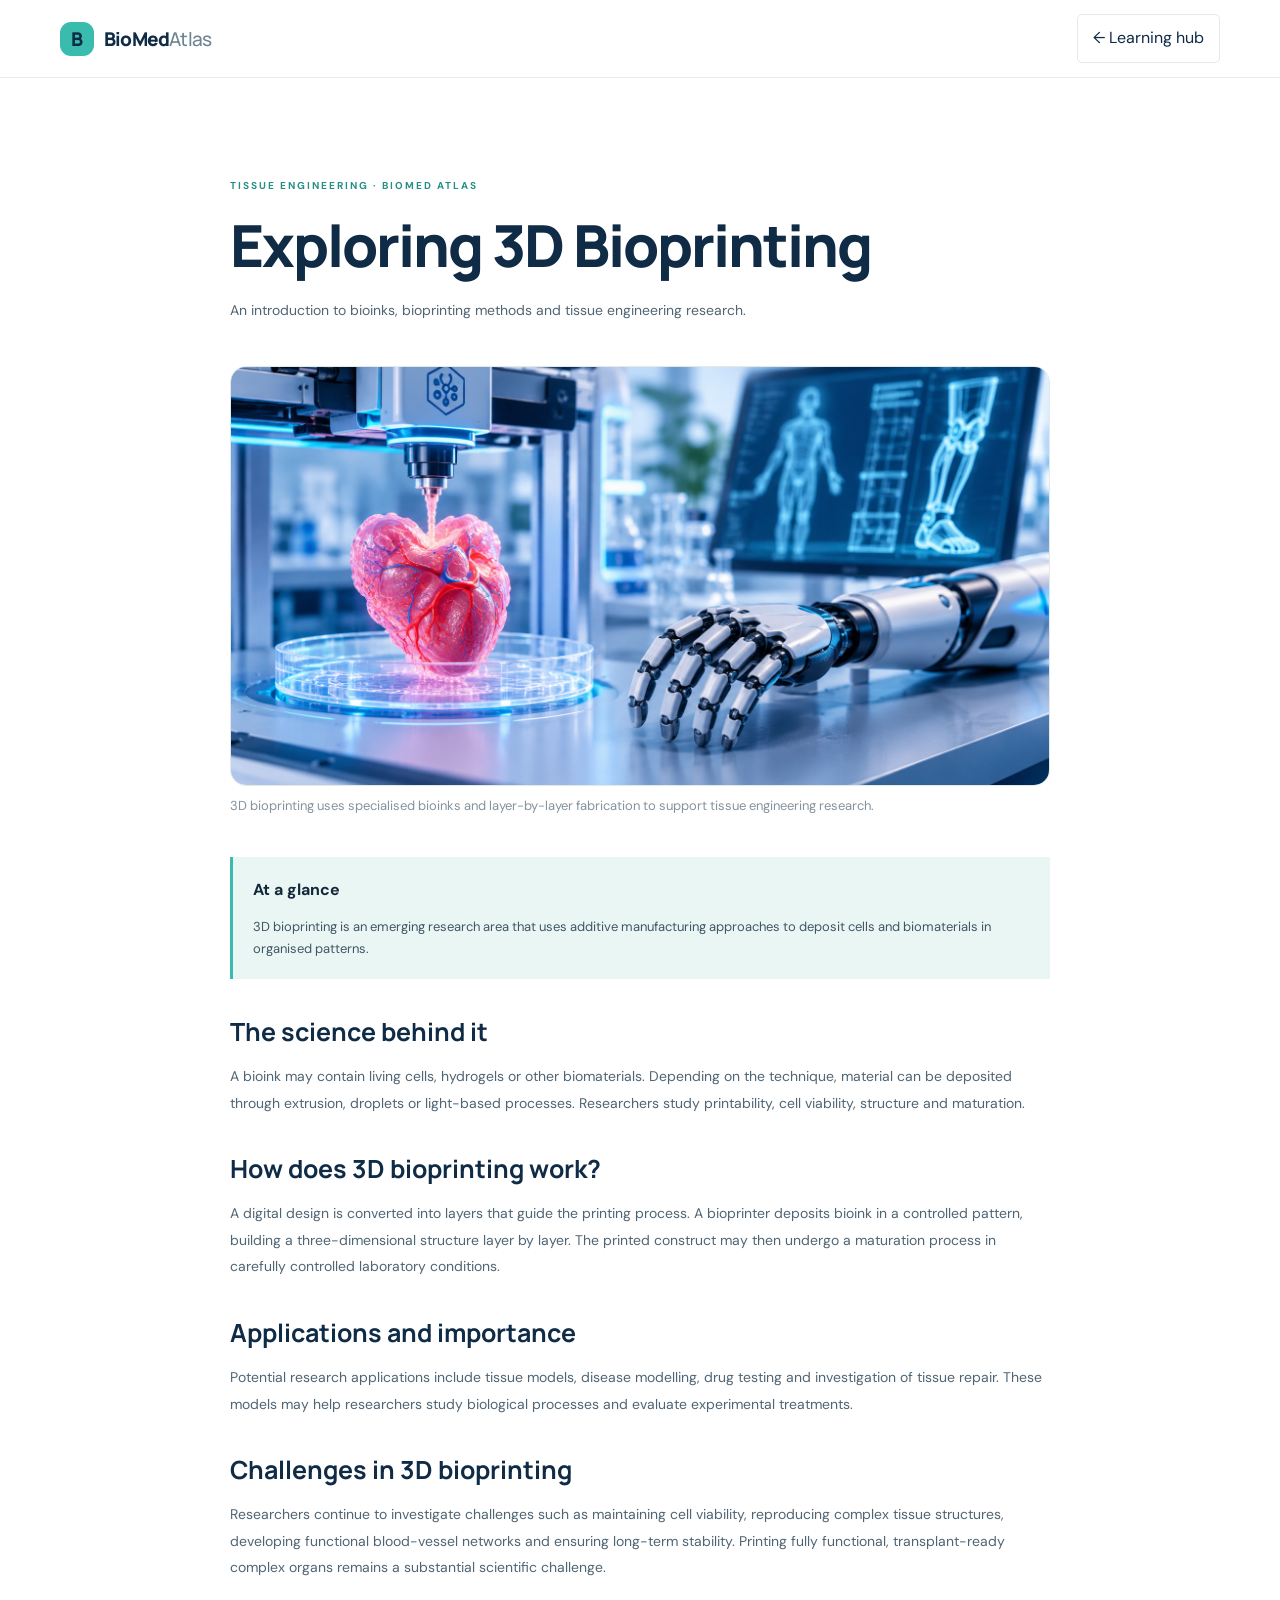
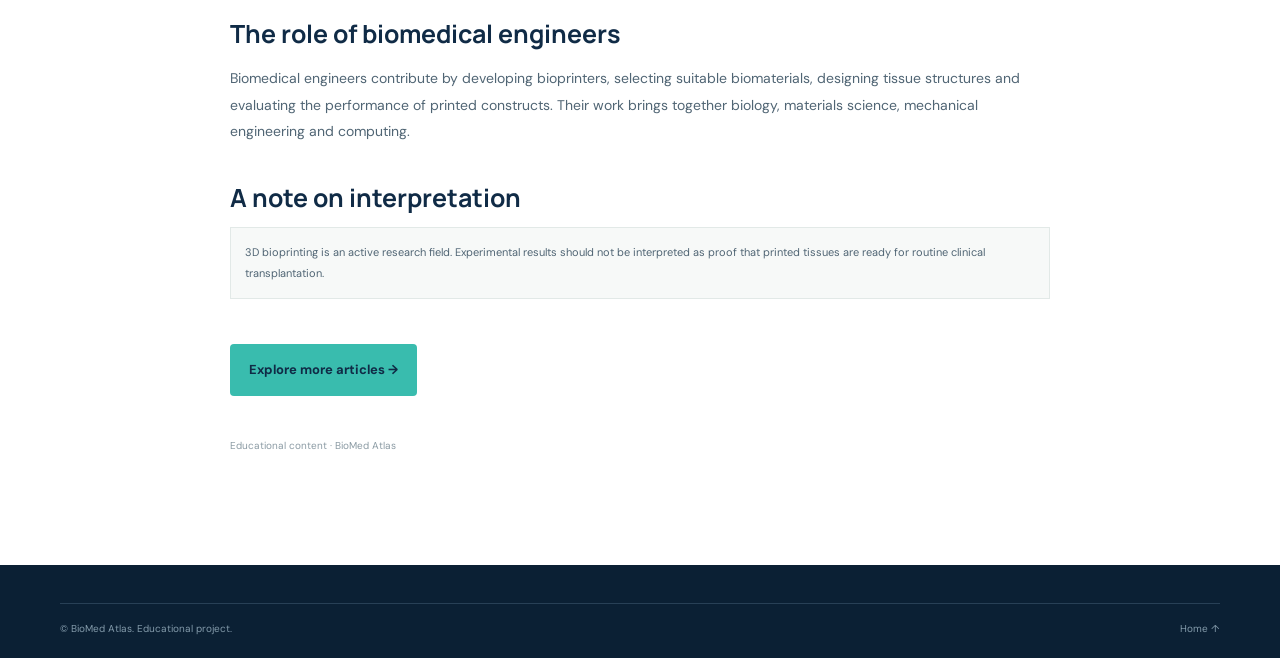
<file: biomed-atlas/articles/3d-bioprinting.html>
<!DOCTYPE html>
<html lang="en">
<head>
<meta charset="UTF-8">
<meta name="viewport" content="width=device-width, initial-scale=1">

<title>Exploring 3D Bioprinting | BioMed Atlas</title>
<meta name="description" content="Explore 3D bioprinting, bioinks, printing methods and tissue engineering research in biomedical engineering.">
<meta name="robots" content="index, follow">

<link rel="canonical" href="https://YOUR-SITE-NAME.netlify.app/articles/3d-bioprinting.html">

<meta property="og:type" content="article">
<meta property="og:title" content="Exploring 3D Bioprinting | BioMed Atlas">
<meta property="og:description" content="An introduction to bioinks, bioprinting methods and tissue engineering research.">

<link rel="preconnect" href="https://fonts.googleapis.com">
<link rel="preconnect" href="https://fonts.gstatic.com" crossorigin>

<link href="https://fonts.googleapis.com/css2?family=DM+Sans:wght@400;500;600;700&family=Manrope:wght@400;500;600;700;800&display=swap" rel="stylesheet">

<link rel="stylesheet" href="../styles.css">

<style>
.article-image {
    margin: 0 0 40px;
    width: 100%;
}

.article-image img {
    display: block;
    width: 100%;
    height: 420px;
    object-fit: cover;
    object-position: center;
    border-radius: 16px;
    background: #eaf2f5;
}

.article-image figcaption {
    font-size: 13px;
    color: #84939d;
    margin-top: 10px;
    line-height: 1.6;
}

@media (max-width: 600px) {
    .article-image img {
        height: 260px;
    }
}
</style>

<script type="application/ld+json">
{
  "@context": "https://schema.org",
  "@type": "Article",
  "headline": "Exploring 3D Bioprinting",
  "description": "An introduction to bioinks, bioprinting methods and tissue engineering research.",
  "author": {
    "@type": "Organization",
    "name": "BioMed Atlas"
  },
  "publisher": {
    "@type": "Organization",
    "name": "BioMed Atlas"
  },
  "mainEntityOfPage": "https://YOUR-SITE-NAME.netlify.app/articles/3d-bioprinting.html"
}
</script>
</head>

<body>

<header class="site-header">
<nav class="nav container">
<a class="brand" href="../index.html">
<span class="brand-mark">B</span>
<span>BioMed<span class="brand-light">Atlas</span></span>
</a>

<a class="nav-cta" href="../index.html#learn">← Learning hub</a>
</nav>
</header>

<main>
<section class="section-pad">

<article class="container article-page">

<p class="eyebrow">TISSUE ENGINEERING · BIOMED ATLAS</p>

<h1>Exploring 3D Bioprinting</h1>

<p class="article-deck">
An introduction to bioinks, bioprinting methods and tissue engineering research.
</p>

<!-- DEDICATED 3D BIOPRINTING IMAGE -->
<figure class="article-image">
<img
src="../assets/bioprinting.png"
alt="3D bioprinter depositing bioink layer by layer to create an engineered tissue structure"
width="1200"
height="700"
loading="eager"
>

<figcaption>
3D bioprinting uses specialised bioinks and layer-by-layer fabrication to support tissue engineering research.
</figcaption>
</figure>

<!-- AT A GLANCE -->
<div class="article-callout">
<strong>At a glance</strong>
<p>
3D bioprinting is an emerging research area that uses additive manufacturing approaches to deposit cells and biomaterials in organised patterns.
</p>
</div>

<h2>The science behind it</h2>

<p>
A bioink may contain living cells, hydrogels or other biomaterials. Depending on the technique, material can be deposited through extrusion, droplets or light-based processes. Researchers study printability, cell viability, structure and maturation.
</p>

<h2>How does 3D bioprinting work?</h2>

<p>
A digital design is converted into layers that guide the printing process. A bioprinter deposits bioink in a controlled pattern, building a three-dimensional structure layer by layer. The printed construct may then undergo a maturation process in carefully controlled laboratory conditions.
</p>

<h2>Applications and importance</h2>

<p>
Potential research applications include tissue models, disease modelling, drug testing and investigation of tissue repair. These models may help researchers study biological processes and evaluate experimental treatments.
</p>

<h2>Challenges in 3D bioprinting</h2>

<p>
Researchers continue to investigate challenges such as maintaining cell viability, reproducing complex tissue structures, developing functional blood-vessel networks and ensuring long-term stability. Printing fully functional, transplant-ready complex organs remains a substantial scientific challenge.
</p>

<h2>The role of biomedical engineers</h2>

<p>
Biomedical engineers contribute by developing bioprinters, selecting suitable biomaterials, designing tissue structures and evaluating the performance of printed constructs. Their work brings together biology, materials science, mechanical engineering and computing.
</p>

<h2>A note on interpretation</h2>

<p class="article-caution">
3D bioprinting is an active research field. Experimental results should not be interpreted as proof that printed tissues are ready for routine clinical transplantation.
</p>

<p style="margin-top:45px">
<a class="button button-primary" href="../index.html#learn">
Explore more articles →
</a>
</p>

<p class="article-meta">
Educational content · BioMed Atlas
</p>

</article>
</section>
</main>

<footer class="footer">
<div class="container footer-bottom">
<span>© BioMed Atlas. Educational project.</span>
<a href="../index.html">Home ↑</a>
</div>
</footer>

</body>
</html>
</file>
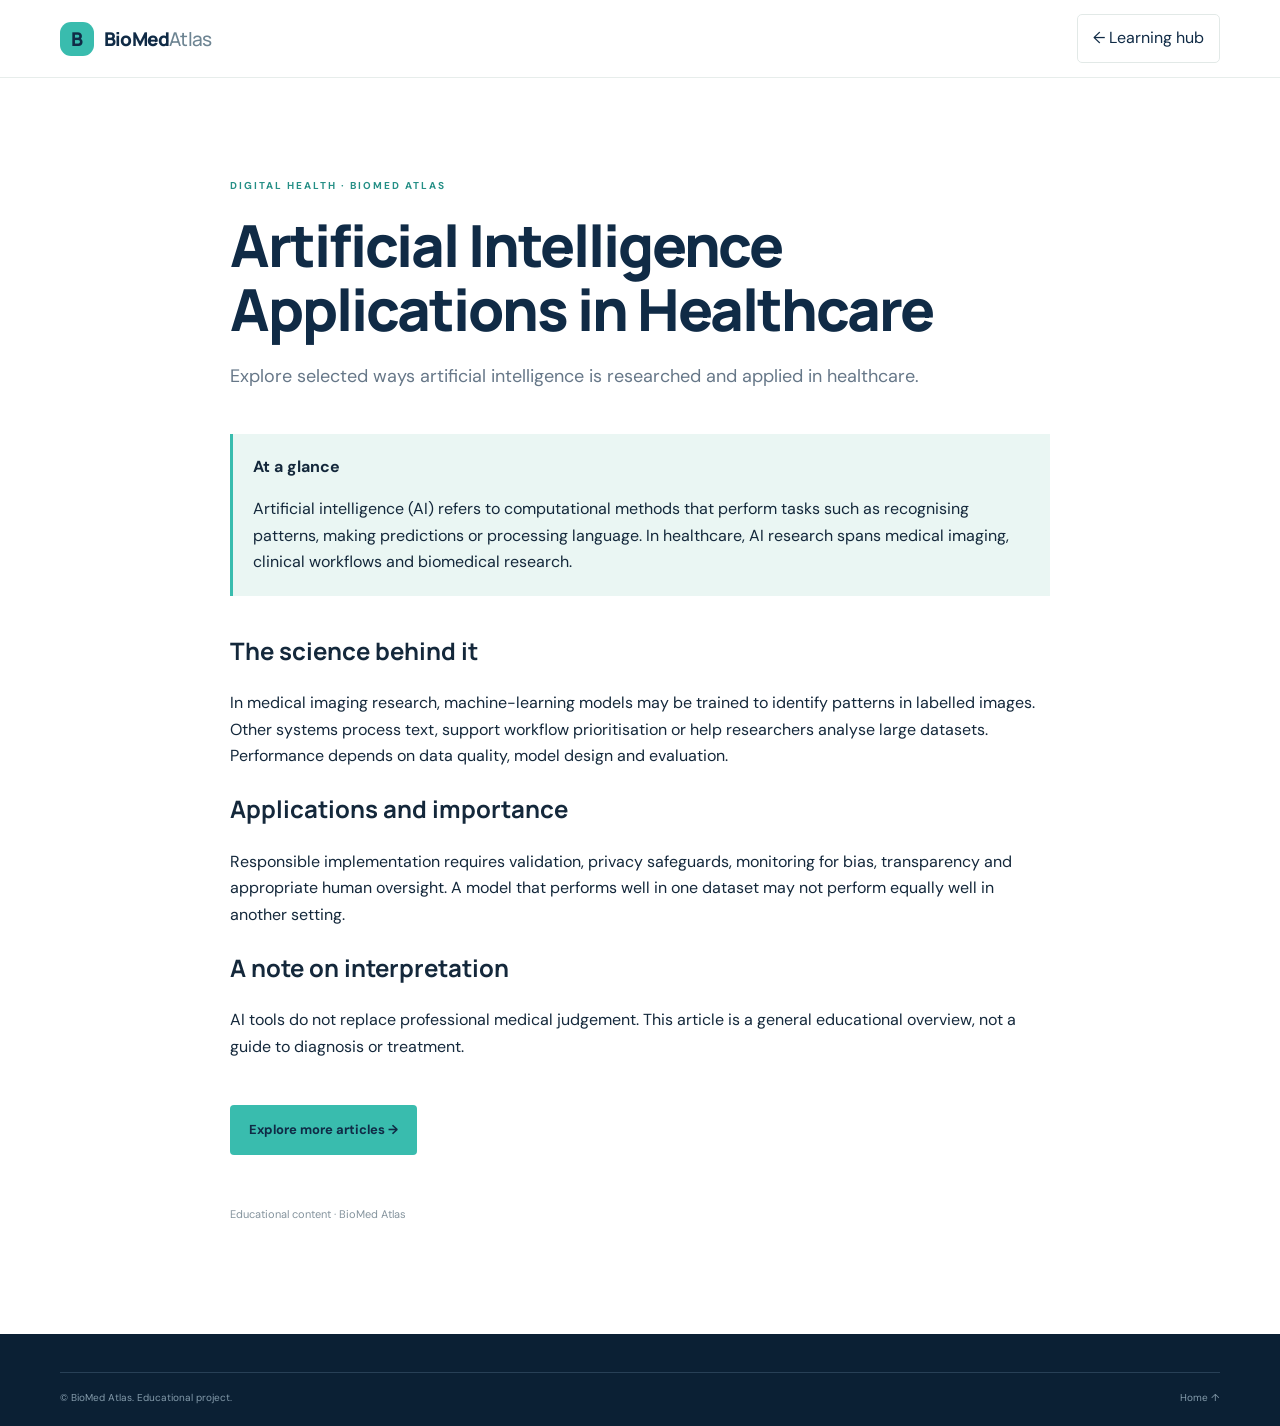
<file: biomed-atlas/articles/ai-healthcare.html>
<!DOCTYPE html>
<html lang="en"><head>
<meta charset="UTF-8"><meta name="viewport" content="width=device-width, initial-scale=1">
<title>Artificial Intelligence Applications in Healthcare | BioMed Atlas</title>
<meta name="description" content="Explore selected ways artificial intelligence is researched and applied in healthcare.">
<meta name="robots" content="index, follow">
<link rel="canonical" href="https://YOUR-SITE-NAME.netlify.app/articles/ai-healthcare.html">
<meta property="og:type" content="article"><meta property="og:title" content="Artificial Intelligence Applications in Healthcare | BioMed Atlas"><meta property="og:description" content="Explore selected ways artificial intelligence is researched and applied in healthcare.">
<link rel="preconnect" href="https://fonts.googleapis.com"><link rel="preconnect" href="https://fonts.gstatic.com" crossorigin>
<link href="https://fonts.googleapis.com/css2?family=DM+Sans:wght@400;500;600;700&family=Manrope:wght@400;500;600;700;800&display=swap" rel="stylesheet"><link rel="stylesheet" href="../styles.css">
<script type="application/ld+json">
{"@context":"https://schema.org","@type":"Article","headline":"Artificial Intelligence Applications in Healthcare","description":"Explore selected ways artificial intelligence is researched and applied in healthcare.","author":{"@type":"Organization","name":"BioMed Atlas"},"publisher":{"@type":"Organization","name":"BioMed Atlas"},"mainEntityOfPage":"https://YOUR-SITE-NAME.netlify.app/articles/ai-healthcare.html"}
</script></head>
<body><header class="site-header"><nav class="nav container"><a class="brand" href="../index.html"><span class="brand-mark">B</span><span>BioMed<span class="brand-light">Atlas</span></span></a><a class="nav-cta" href="../index.html#learn">← Learning hub</a></nav></header>
<main><section class="section-pad"><article class="container" style="max-width:820px"><p class="eyebrow">DIGITAL HEALTH · BIOMED ATLAS</p><h1 style="font:800 clamp(36px,5vw,58px)/1.12 Manrope,sans-serif;letter-spacing:-2px;color:#102b46;margin:0 0 20px">Artificial Intelligence Applications in Healthcare</h1><p style="font-size:18px;color:#667788;margin-bottom:42px">Explore selected ways artificial intelligence is researched and applied in healthcare.</p><div style="background:#eaf6f3;border-left:3px solid #39bcae;padding:20px;margin-bottom:35px"><strong>At a glance</strong><p style="margin-bottom:0">Artificial intelligence (AI) refers to computational methods that perform tasks such as recognising patterns, making predictions or processing language. In healthcare, AI research spans medical imaging, clinical workflows and biomedical research.</p></div><h2 style="font-family:Manrope,sans-serif">The science behind it</h2><p>In medical imaging research, machine-learning models may be trained to identify patterns in labelled images. Other systems process text, support workflow prioritisation or help researchers analyse large datasets. Performance depends on data quality, model design and evaluation.</p><h2 style="font-family:Manrope,sans-serif">Applications and importance</h2><p>Responsible implementation requires validation, privacy safeguards, monitoring for bias, transparency and appropriate human oversight. A model that performs well in one dataset may not perform equally well in another setting.</p><h2 style="font-family:Manrope,sans-serif">A note on interpretation</h2><p>AI tools do not replace professional medical judgement. This article is a general educational overview, not a guide to diagnosis or treatment.</p><p style="margin-top:45px"><a class="button button-primary" href="../index.html#learn">Explore more articles →</a></p><p style="font-size:11px;color:#84939d;margin-top:50px">Educational content · BioMed Atlas</p></article></section></main>
<footer class="footer"><div class="container footer-bottom"><span>© BioMed Atlas. Educational project.</span><a href="../index.html">Home ↑</a></div></footer></body></html>
</file>
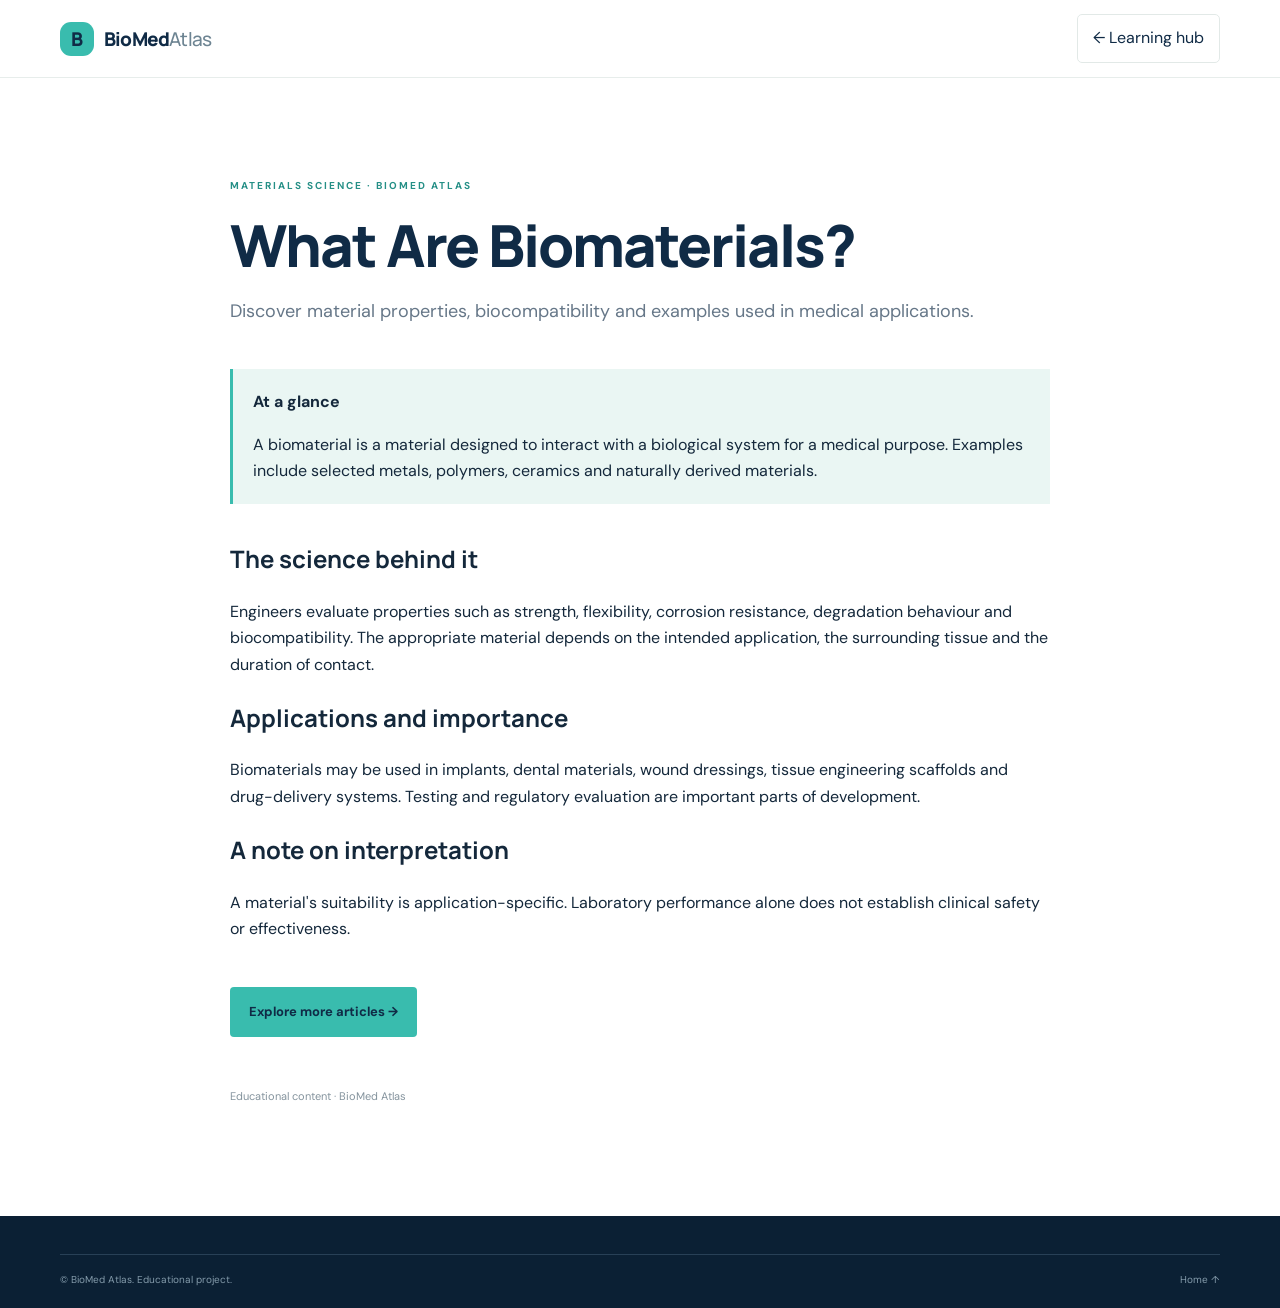
<file: biomed-atlas/articles/biomaterials.html>
<!DOCTYPE html>
<html lang="en"><head>
<meta charset="UTF-8"><meta name="viewport" content="width=device-width, initial-scale=1">
<title>What Are Biomaterials? | BioMed Atlas</title>
<meta name="description" content="Discover material properties, biocompatibility and examples used in medical applications.">
<meta name="robots" content="index, follow">
<link rel="canonical" href="https://YOUR-SITE-NAME.netlify.app/articles/biomaterials.html">
<meta property="og:type" content="article"><meta property="og:title" content="What Are Biomaterials? | BioMed Atlas"><meta property="og:description" content="Discover material properties, biocompatibility and examples used in medical applications.">
<link rel="preconnect" href="https://fonts.googleapis.com"><link rel="preconnect" href="https://fonts.gstatic.com" crossorigin>
<link href="https://fonts.googleapis.com/css2?family=DM+Sans:wght@400;500;600;700&family=Manrope:wght@400;500;600;700;800&display=swap" rel="stylesheet"><link rel="stylesheet" href="../styles.css">
<script type="application/ld+json">
{"@context":"https://schema.org","@type":"Article","headline":"What Are Biomaterials?","description":"Discover material properties, biocompatibility and examples used in medical applications.","author":{"@type":"Organization","name":"BioMed Atlas"},"publisher":{"@type":"Organization","name":"BioMed Atlas"},"mainEntityOfPage":"https://YOUR-SITE-NAME.netlify.app/articles/biomaterials.html"}
</script></head>
<body><header class="site-header"><nav class="nav container"><a class="brand" href="../index.html"><span class="brand-mark">B</span><span>BioMed<span class="brand-light">Atlas</span></span></a><a class="nav-cta" href="../index.html#learn">← Learning hub</a></nav></header>
<main><section class="section-pad"><article class="container" style="max-width:820px"><p class="eyebrow">MATERIALS SCIENCE · BIOMED ATLAS</p><h1 style="font:800 clamp(36px,5vw,58px)/1.12 Manrope,sans-serif;letter-spacing:-2px;color:#102b46;margin:0 0 20px">What Are Biomaterials?</h1><p style="font-size:18px;color:#667788;margin-bottom:42px">Discover material properties, biocompatibility and examples used in medical applications.</p><div style="background:#eaf6f3;border-left:3px solid #39bcae;padding:20px;margin-bottom:35px"><strong>At a glance</strong><p style="margin-bottom:0">A biomaterial is a material designed to interact with a biological system for a medical purpose. Examples include selected metals, polymers, ceramics and naturally derived materials.</p></div><h2 style="font-family:Manrope,sans-serif">The science behind it</h2><p>Engineers evaluate properties such as strength, flexibility, corrosion resistance, degradation behaviour and biocompatibility. The appropriate material depends on the intended application, the surrounding tissue and the duration of contact.</p><h2 style="font-family:Manrope,sans-serif">Applications and importance</h2><p>Biomaterials may be used in implants, dental materials, wound dressings, tissue engineering scaffolds and drug-delivery systems. Testing and regulatory evaluation are important parts of development.</p><h2 style="font-family:Manrope,sans-serif">A note on interpretation</h2><p>A material's suitability is application-specific. Laboratory performance alone does not establish clinical safety or effectiveness.</p><p style="margin-top:45px"><a class="button button-primary" href="../index.html#learn">Explore more articles →</a></p><p style="font-size:11px;color:#84939d;margin-top:50px">Educational content · BioMed Atlas</p></article></section></main>
<footer class="footer"><div class="container footer-bottom"><span>© BioMed Atlas. Educational project.</span><a href="../index.html">Home ↑</a></div></footer></body></html>
</file>
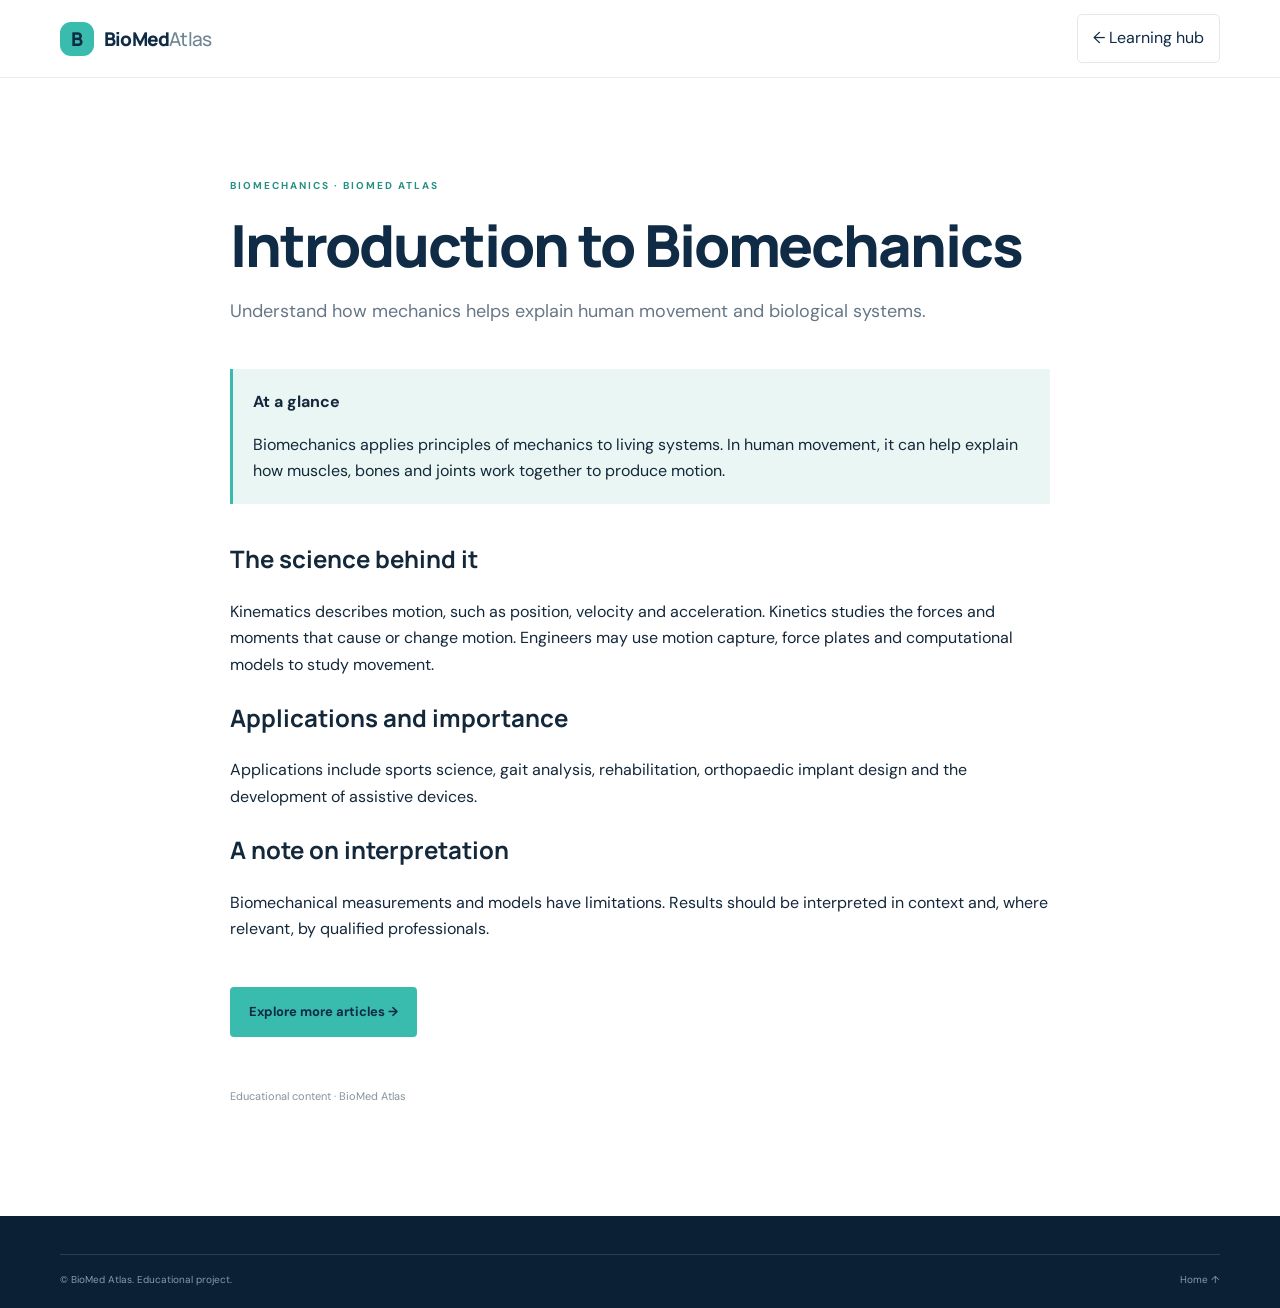
<file: biomed-atlas/articles/biomechanics.html>
<!DOCTYPE html>
<html lang="en"><head>
<meta charset="UTF-8"><meta name="viewport" content="width=device-width, initial-scale=1">
<title>Introduction to Biomechanics | BioMed Atlas</title>
<meta name="description" content="Understand how mechanics helps explain human movement and biological systems.">
<meta name="robots" content="index, follow">
<link rel="canonical" href="https://YOUR-SITE-NAME.netlify.app/articles/biomechanics.html">
<meta property="og:type" content="article"><meta property="og:title" content="Introduction to Biomechanics | BioMed Atlas"><meta property="og:description" content="Understand how mechanics helps explain human movement and biological systems.">
<link rel="preconnect" href="https://fonts.googleapis.com"><link rel="preconnect" href="https://fonts.gstatic.com" crossorigin>
<link href="https://fonts.googleapis.com/css2?family=DM+Sans:wght@400;500;600;700&family=Manrope:wght@400;500;600;700;800&display=swap" rel="stylesheet"><link rel="stylesheet" href="../styles.css">
<script type="application/ld+json">
{"@context":"https://schema.org","@type":"Article","headline":"Introduction to Biomechanics","description":"Understand how mechanics helps explain human movement and biological systems.","author":{"@type":"Organization","name":"BioMed Atlas"},"publisher":{"@type":"Organization","name":"BioMed Atlas"},"mainEntityOfPage":"https://YOUR-SITE-NAME.netlify.app/articles/biomechanics.html"}
</script></head>
<body><header class="site-header"><nav class="nav container"><a class="brand" href="../index.html"><span class="brand-mark">B</span><span>BioMed<span class="brand-light">Atlas</span></span></a><a class="nav-cta" href="../index.html#learn">← Learning hub</a></nav></header>
<main><section class="section-pad"><article class="container" style="max-width:820px"><p class="eyebrow">BIOMECHANICS · BIOMED ATLAS</p><h1 style="font:800 clamp(36px,5vw,58px)/1.12 Manrope,sans-serif;letter-spacing:-2px;color:#102b46;margin:0 0 20px">Introduction to Biomechanics</h1><p style="font-size:18px;color:#667788;margin-bottom:42px">Understand how mechanics helps explain human movement and biological systems.</p><div style="background:#eaf6f3;border-left:3px solid #39bcae;padding:20px;margin-bottom:35px"><strong>At a glance</strong><p style="margin-bottom:0">Biomechanics applies principles of mechanics to living systems. In human movement, it can help explain how muscles, bones and joints work together to produce motion.</p></div><h2 style="font-family:Manrope,sans-serif">The science behind it</h2><p>Kinematics describes motion, such as position, velocity and acceleration. Kinetics studies the forces and moments that cause or change motion. Engineers may use motion capture, force plates and computational models to study movement.</p><h2 style="font-family:Manrope,sans-serif">Applications and importance</h2><p>Applications include sports science, gait analysis, rehabilitation, orthopaedic implant design and the development of assistive devices.</p><h2 style="font-family:Manrope,sans-serif">A note on interpretation</h2><p>Biomechanical measurements and models have limitations. Results should be interpreted in context and, where relevant, by qualified professionals.</p><p style="margin-top:45px"><a class="button button-primary" href="../index.html#learn">Explore more articles →</a></p><p style="font-size:11px;color:#84939d;margin-top:50px">Educational content · BioMed Atlas</p></article></section></main>
<footer class="footer"><div class="container footer-bottom"><span>© BioMed Atlas. Educational project.</span><a href="../index.html">Home ↑</a></div></footer></body></html>
</file>
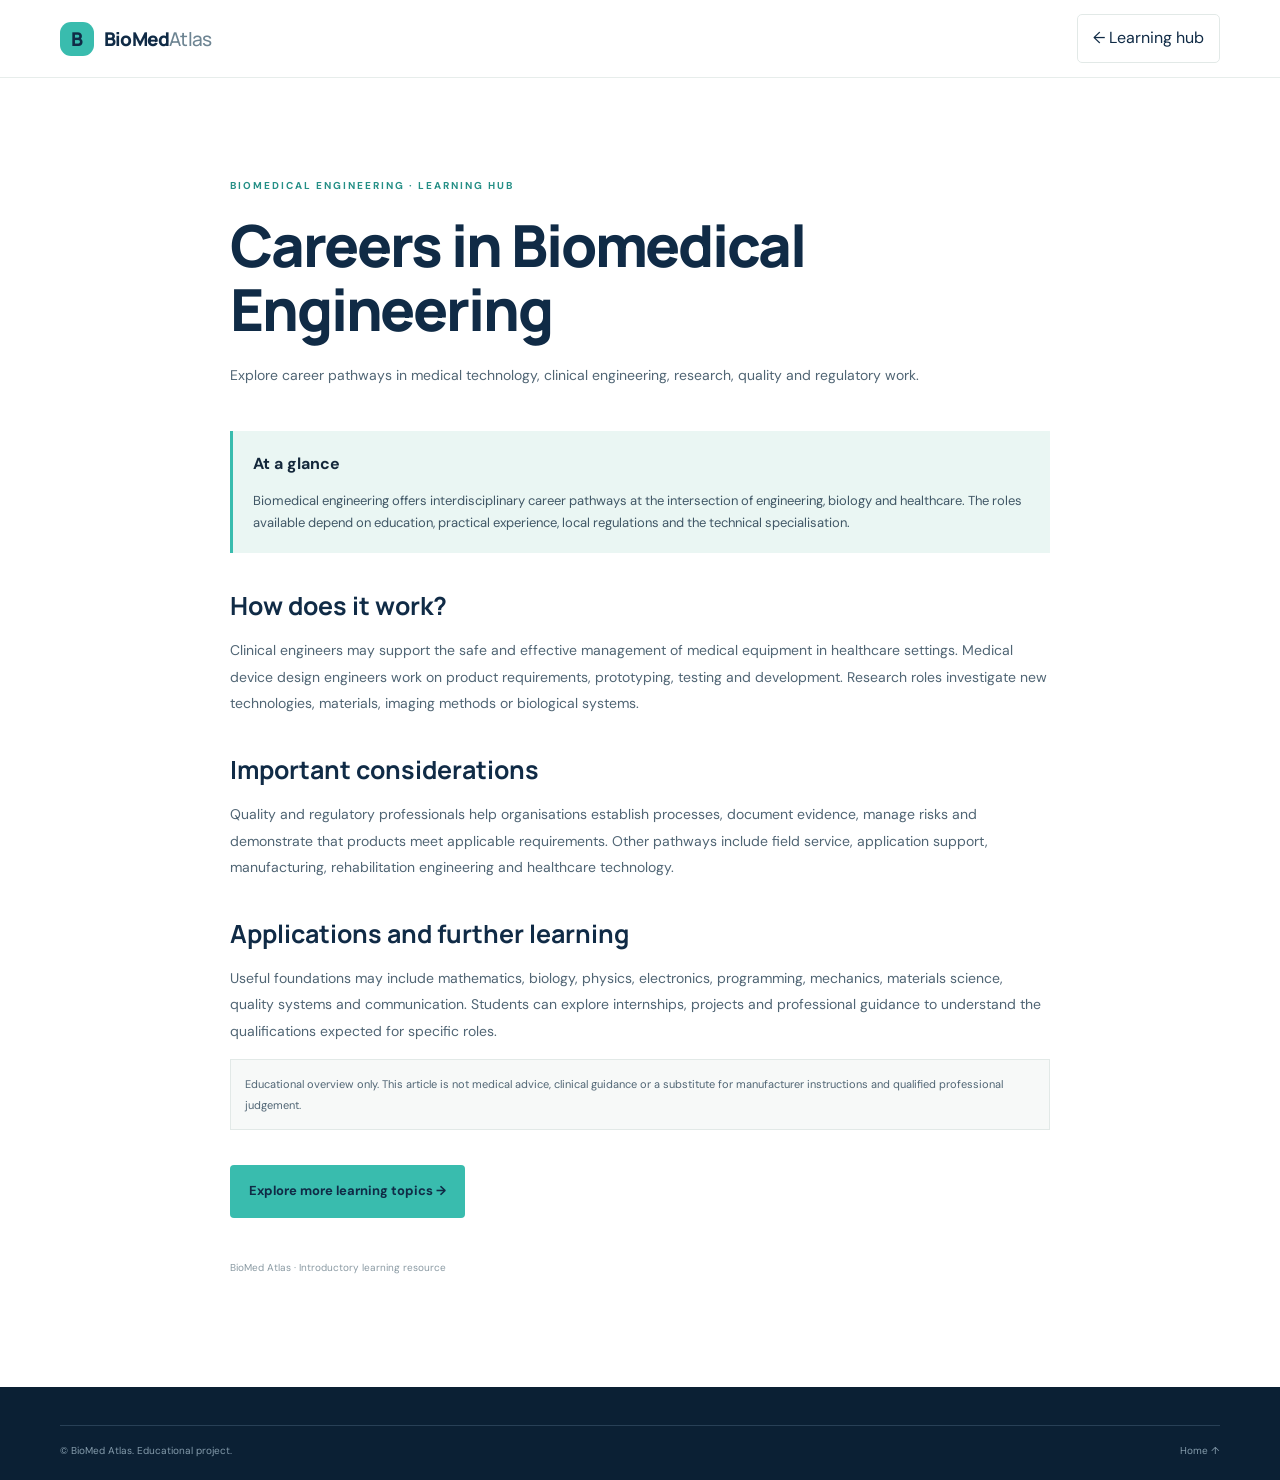
<file: biomed-atlas/articles/biomedical-careers.html>
<!DOCTYPE html>
<html lang="en"><head><meta charset="UTF-8"><meta name="viewport" content="width=device-width, initial-scale=1">
<title>Careers in Biomedical Engineering | BioMed Atlas</title><meta name="description" content="Explore career pathways in medical technology, clinical engineering, research, quality and regulatory work."><meta name="keywords" content="biomedical engineering careers, clinical engineer, medical device design, quality regulatory"><meta name="robots" content="index, follow"><link rel="canonical" href="https://YOUR-SITE-NAME.netlify.app/articles/biomedical-careers.html"><meta property="og:type" content="article"><meta property="og:title" content="Careers in Biomedical Engineering | BioMed Atlas"><meta property="og:description" content="Explore career pathways in medical technology, clinical engineering, research, quality and regulatory work.">
<link rel="preconnect" href="https://fonts.googleapis.com"><link rel="preconnect" href="https://fonts.gstatic.com" crossorigin><link href="https://fonts.googleapis.com/css2?family=DM+Sans:wght@400;500;600;700&family=Manrope:wght@400;500;600;700;800&display=swap" rel="stylesheet"><link rel="stylesheet" href="../styles.css"><script type="application/ld+json">{"@context":"https://schema.org","@type":"Article","headline":"Careers in Biomedical Engineering","description":"Explore career pathways in medical technology, clinical engineering, research, quality and regulatory work.","author":{"@type":"Organization","name":"BioMed Atlas"},"publisher":{"@type":"Organization","name":"BioMed Atlas"},"mainEntityOfPage":"https://YOUR-SITE-NAME.netlify.app/articles/biomedical-careers.html"}</script></head>
<body><header class="site-header"><nav class="nav container"><a class="brand" href="../index.html"><span class="brand-mark">B</span><span>BioMed<span class="brand-light">Atlas</span></span></a><a class="nav-cta" href="../index.html#learn">← Learning hub</a></nav></header><main><section class="section-pad"><article class="container article-page"><p class="eyebrow">BIOMEDICAL ENGINEERING · LEARNING HUB</p><h1>Careers in Biomedical Engineering</h1><p class="article-deck">Explore career pathways in medical technology, clinical engineering, research, quality and regulatory work.</p><div class="article-callout"><strong>At a glance</strong><p>Biomedical engineering offers interdisciplinary career pathways at the intersection of engineering, biology and healthcare. The roles available depend on education, practical experience, local regulations and the technical specialisation.</p></div><h2>How does it work?</h2><p>Clinical engineers may support the safe and effective management of medical equipment in healthcare settings. Medical device design engineers work on product requirements, prototyping, testing and development. Research roles investigate new technologies, materials, imaging methods or biological systems.</p><h2>Important considerations</h2><p>Quality and regulatory professionals help organisations establish processes, document evidence, manage risks and demonstrate that products meet applicable requirements. Other pathways include field service, application support, manufacturing, rehabilitation engineering and healthcare technology.</p><h2>Applications and further learning</h2><p>Useful foundations may include mathematics, biology, physics, electronics, programming, mechanics, materials science, quality systems and communication. Students can explore internships, projects and professional guidance to understand the qualifications expected for specific roles.</p><p class="article-caution">Educational overview only. This article is not medical advice, clinical guidance or a substitute for manufacturer instructions and qualified professional judgement.</p><p style="margin-top:35px"><a class="button button-primary" href="../index.html#learn">Explore more learning topics →</a></p><p class="article-meta">BioMed Atlas · Introductory learning resource</p></article></section></main><footer class="footer"><div class="container footer-bottom"><span>© BioMed Atlas. Educational project.</span><a href="../index.html">Home ↑</a></div></footer></body></html>
</file>
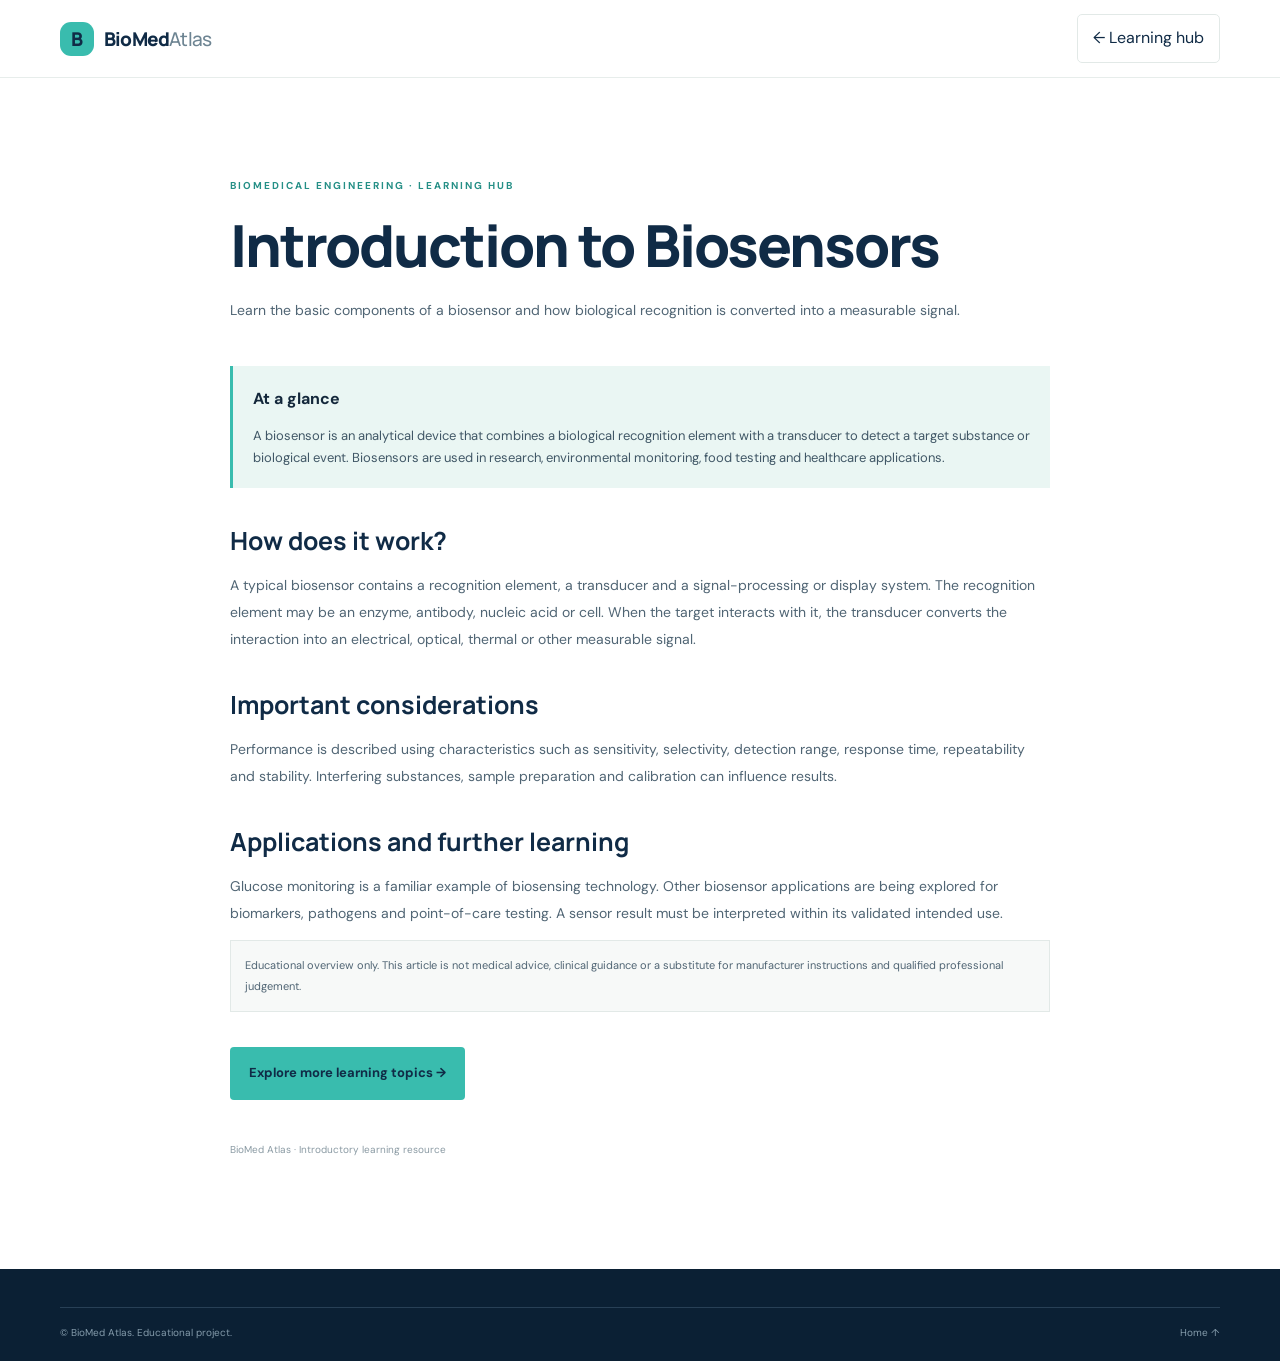
<file: biomed-atlas/articles/biosensors.html>
<!DOCTYPE html>
<html lang="en"><head><meta charset="UTF-8"><meta name="viewport" content="width=device-width, initial-scale=1">
<title>Introduction to Biosensors | BioMed Atlas</title><meta name="description" content="Learn the basic components of a biosensor and how biological recognition is converted into a measurable signal."><meta name="keywords" content="biosensors, biosensor working principle, biological sensors, transducer"><meta name="robots" content="index, follow"><link rel="canonical" href="https://YOUR-SITE-NAME.netlify.app/articles/biosensors.html"><meta property="og:type" content="article"><meta property="og:title" content="Introduction to Biosensors | BioMed Atlas"><meta property="og:description" content="Learn the basic components of a biosensor and how biological recognition is converted into a measurable signal.">
<link rel="preconnect" href="https://fonts.googleapis.com"><link rel="preconnect" href="https://fonts.gstatic.com" crossorigin><link href="https://fonts.googleapis.com/css2?family=DM+Sans:wght@400;500;600;700&family=Manrope:wght@400;500;600;700;800&display=swap" rel="stylesheet"><link rel="stylesheet" href="../styles.css"><script type="application/ld+json">{"@context":"https://schema.org","@type":"Article","headline":"Introduction to Biosensors","description":"Learn the basic components of a biosensor and how biological recognition is converted into a measurable signal.","author":{"@type":"Organization","name":"BioMed Atlas"},"publisher":{"@type":"Organization","name":"BioMed Atlas"},"mainEntityOfPage":"https://YOUR-SITE-NAME.netlify.app/articles/biosensors.html"}</script></head>
<body><header class="site-header"><nav class="nav container"><a class="brand" href="../index.html"><span class="brand-mark">B</span><span>BioMed<span class="brand-light">Atlas</span></span></a><a class="nav-cta" href="../index.html#learn">← Learning hub</a></nav></header><main><section class="section-pad"><article class="container article-page"><p class="eyebrow">BIOMEDICAL ENGINEERING · LEARNING HUB</p><h1>Introduction to Biosensors</h1><p class="article-deck">Learn the basic components of a biosensor and how biological recognition is converted into a measurable signal.</p><div class="article-callout"><strong>At a glance</strong><p>A biosensor is an analytical device that combines a biological recognition element with a transducer to detect a target substance or biological event. Biosensors are used in research, environmental monitoring, food testing and healthcare applications.</p></div><h2>How does it work?</h2><p>A typical biosensor contains a recognition element, a transducer and a signal-processing or display system. The recognition element may be an enzyme, antibody, nucleic acid or cell. When the target interacts with it, the transducer converts the interaction into an electrical, optical, thermal or other measurable signal.</p><h2>Important considerations</h2><p>Performance is described using characteristics such as sensitivity, selectivity, detection range, response time, repeatability and stability. Interfering substances, sample preparation and calibration can influence results.</p><h2>Applications and further learning</h2><p>Glucose monitoring is a familiar example of biosensing technology. Other biosensor applications are being explored for biomarkers, pathogens and point-of-care testing. A sensor result must be interpreted within its validated intended use.</p><p class="article-caution">Educational overview only. This article is not medical advice, clinical guidance or a substitute for manufacturer instructions and qualified professional judgement.</p><p style="margin-top:35px"><a class="button button-primary" href="../index.html#learn">Explore more learning topics →</a></p><p class="article-meta">BioMed Atlas · Introductory learning resource</p></article></section></main><footer class="footer"><div class="container footer-bottom"><span>© BioMed Atlas. Educational project.</span><a href="../index.html">Home ↑</a></div></footer></body></html>
</file>
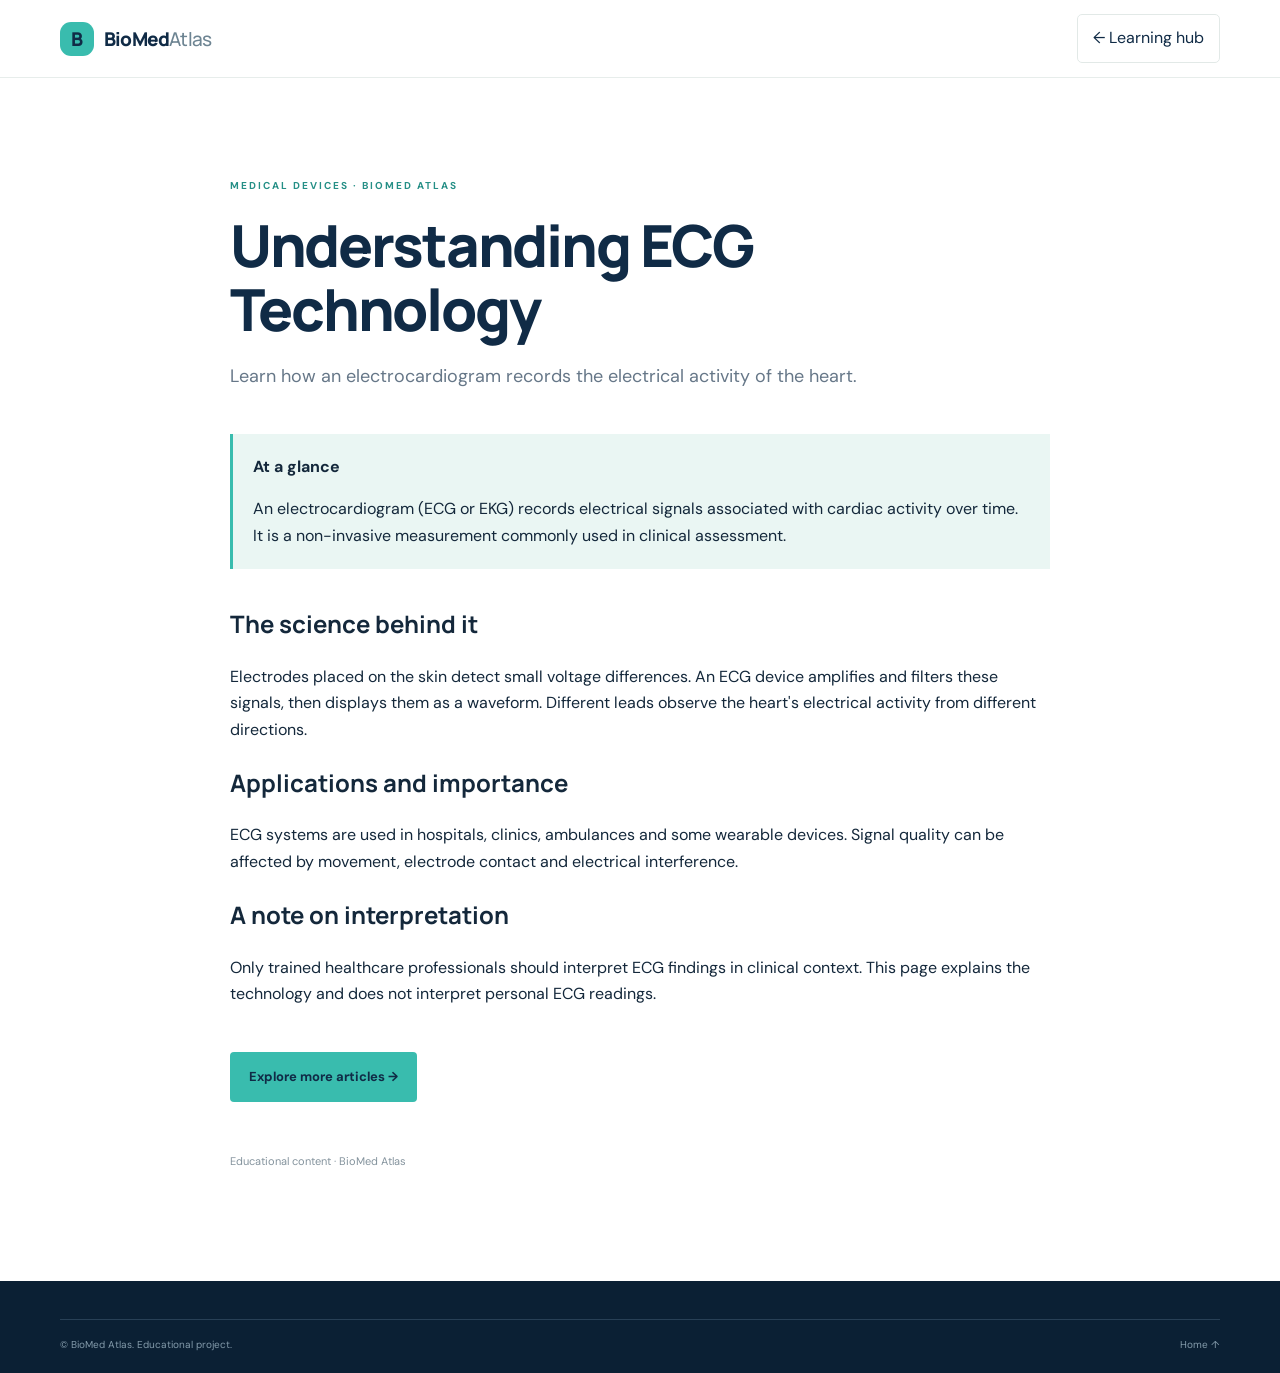
<file: biomed-atlas/articles/ecg-technology.html>
<!DOCTYPE html>
<html lang="en"><head>
<meta charset="UTF-8"><meta name="viewport" content="width=device-width, initial-scale=1">
<title>Understanding ECG Technology | BioMed Atlas</title>
<meta name="description" content="Learn how an electrocardiogram records the electrical activity of the heart.">
<meta name="robots" content="index, follow">
<link rel="canonical" href="https://YOUR-SITE-NAME.netlify.app/articles/ecg-technology.html">
<meta property="og:type" content="article"><meta property="og:title" content="Understanding ECG Technology | BioMed Atlas"><meta property="og:description" content="Learn how an electrocardiogram records the electrical activity of the heart.">
<link rel="preconnect" href="https://fonts.googleapis.com"><link rel="preconnect" href="https://fonts.gstatic.com" crossorigin>
<link href="https://fonts.googleapis.com/css2?family=DM+Sans:wght@400;500;600;700&family=Manrope:wght@400;500;600;700;800&display=swap" rel="stylesheet"><link rel="stylesheet" href="../styles.css">
<script type="application/ld+json">
{"@context":"https://schema.org","@type":"Article","headline":"Understanding ECG Technology","description":"Learn how an electrocardiogram records the electrical activity of the heart.","author":{"@type":"Organization","name":"BioMed Atlas"},"publisher":{"@type":"Organization","name":"BioMed Atlas"},"mainEntityOfPage":"https://YOUR-SITE-NAME.netlify.app/articles/ecg-technology.html"}
</script></head>
<body><header class="site-header"><nav class="nav container"><a class="brand" href="../index.html"><span class="brand-mark">B</span><span>BioMed<span class="brand-light">Atlas</span></span></a><a class="nav-cta" href="../index.html#learn">← Learning hub</a></nav></header>
<main><section class="section-pad"><article class="container" style="max-width:820px"><p class="eyebrow">MEDICAL DEVICES · BIOMED ATLAS</p><h1 style="font:800 clamp(36px,5vw,58px)/1.12 Manrope,sans-serif;letter-spacing:-2px;color:#102b46;margin:0 0 20px">Understanding ECG Technology</h1><p style="font-size:18px;color:#667788;margin-bottom:42px">Learn how an electrocardiogram records the electrical activity of the heart.</p><div style="background:#eaf6f3;border-left:3px solid #39bcae;padding:20px;margin-bottom:35px"><strong>At a glance</strong><p style="margin-bottom:0">An electrocardiogram (ECG or EKG) records electrical signals associated with cardiac activity over time. It is a non-invasive measurement commonly used in clinical assessment.</p></div><h2 style="font-family:Manrope,sans-serif">The science behind it</h2><p>Electrodes placed on the skin detect small voltage differences. An ECG device amplifies and filters these signals, then displays them as a waveform. Different leads observe the heart's electrical activity from different directions.</p><h2 style="font-family:Manrope,sans-serif">Applications and importance</h2><p>ECG systems are used in hospitals, clinics, ambulances and some wearable devices. Signal quality can be affected by movement, electrode contact and electrical interference.</p><h2 style="font-family:Manrope,sans-serif">A note on interpretation</h2><p>Only trained healthcare professionals should interpret ECG findings in clinical context. This page explains the technology and does not interpret personal ECG readings.</p><p style="margin-top:45px"><a class="button button-primary" href="../index.html#learn">Explore more articles →</a></p><p style="font-size:11px;color:#84939d;margin-top:50px">Educational content · BioMed Atlas</p></article></section></main>
<footer class="footer"><div class="container footer-bottom"><span>© BioMed Atlas. Educational project.</span><a href="../index.html">Home ↑</a></div></footer></body></html>
</file>
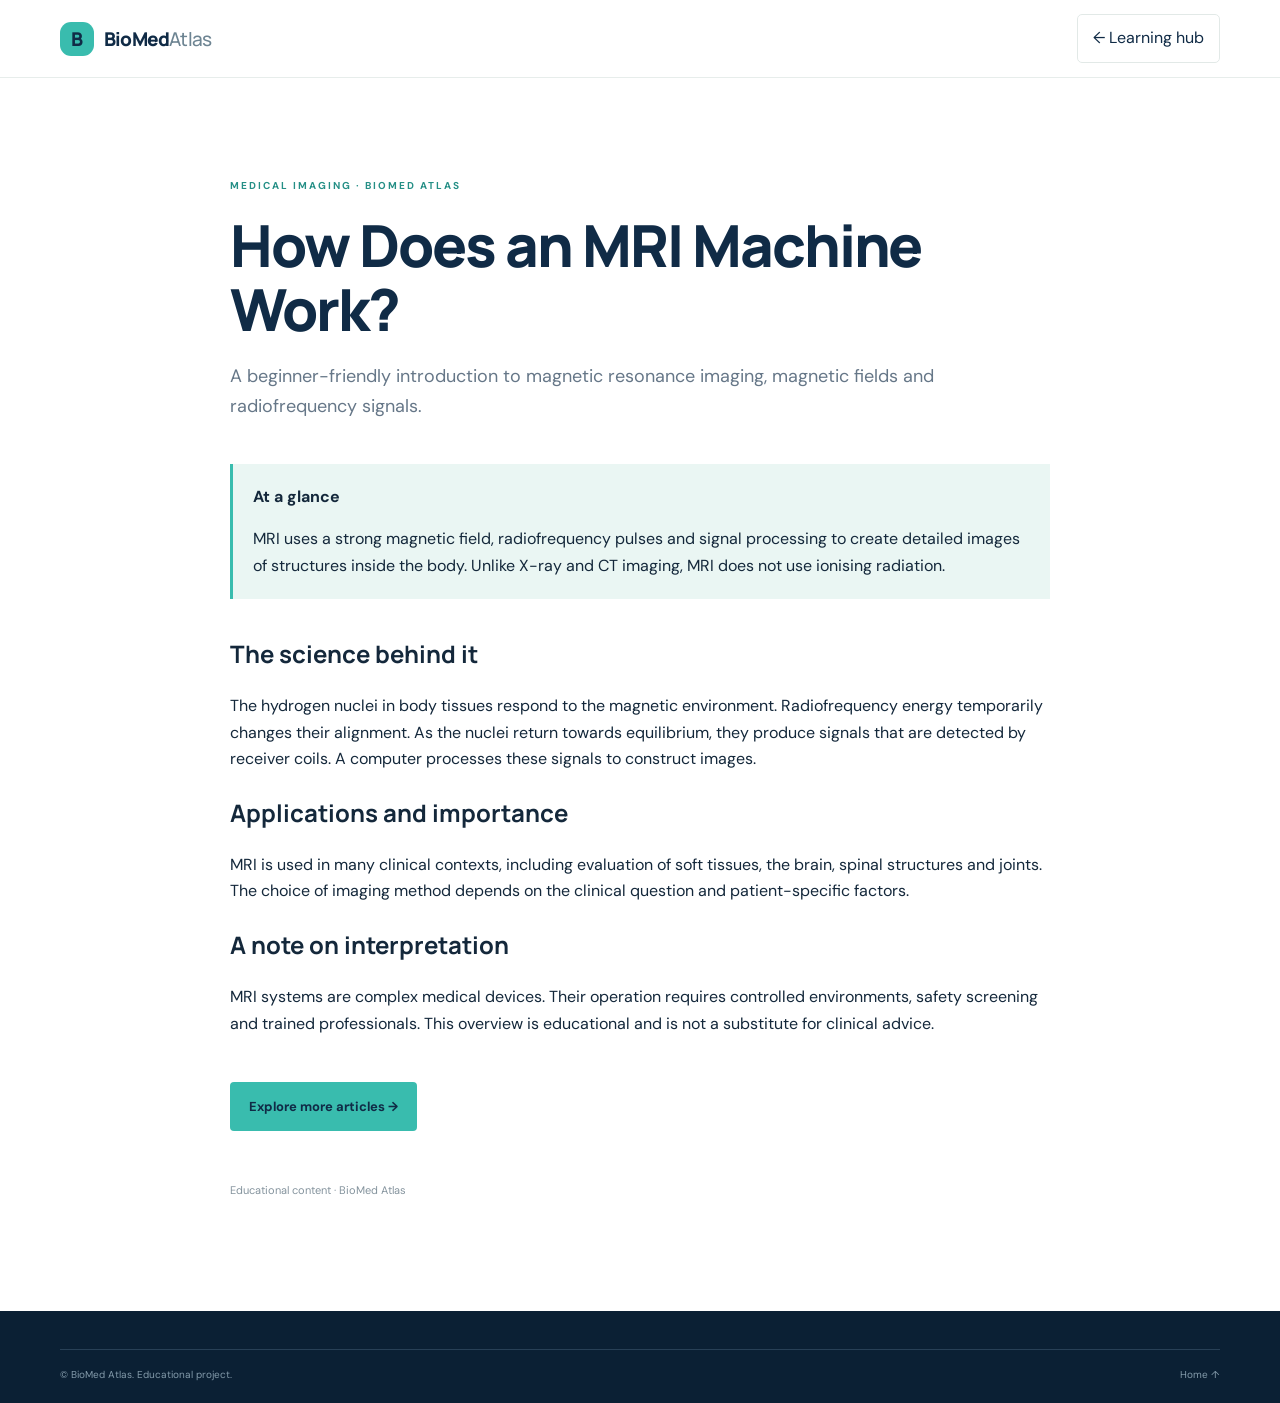
<file: biomed-atlas/articles/mri-basics.html>
<!DOCTYPE html>
<html lang="en"><head>
<meta charset="UTF-8"><meta name="viewport" content="width=device-width, initial-scale=1">
<title>How Does an MRI Machine Work? | BioMed Atlas</title>
<meta name="description" content="A beginner-friendly introduction to magnetic resonance imaging, magnetic fields and radiofrequency signals.">
<meta name="robots" content="index, follow">
<link rel="canonical" href="https://YOUR-SITE-NAME.netlify.app/articles/mri-basics.html">
<meta property="og:type" content="article"><meta property="og:title" content="How Does an MRI Machine Work? | BioMed Atlas"><meta property="og:description" content="A beginner-friendly introduction to magnetic resonance imaging, magnetic fields and radiofrequency signals.">
<link rel="preconnect" href="https://fonts.googleapis.com"><link rel="preconnect" href="https://fonts.gstatic.com" crossorigin>
<link href="https://fonts.googleapis.com/css2?family=DM+Sans:wght@400;500;600;700&family=Manrope:wght@400;500;600;700;800&display=swap" rel="stylesheet"><link rel="stylesheet" href="../styles.css">
<script type="application/ld+json">
{"@context":"https://schema.org","@type":"Article","headline":"How Does an MRI Machine Work?","description":"A beginner-friendly introduction to magnetic resonance imaging, magnetic fields and radiofrequency signals.","author":{"@type":"Organization","name":"BioMed Atlas"},"publisher":{"@type":"Organization","name":"BioMed Atlas"},"mainEntityOfPage":"https://YOUR-SITE-NAME.netlify.app/articles/mri-basics.html"}
</script></head>
<body><header class="site-header"><nav class="nav container"><a class="brand" href="../index.html"><span class="brand-mark">B</span><span>BioMed<span class="brand-light">Atlas</span></span></a><a class="nav-cta" href="../index.html#learn">← Learning hub</a></nav></header>
<main><section class="section-pad"><article class="container" style="max-width:820px"><p class="eyebrow">MEDICAL IMAGING · BIOMED ATLAS</p><h1 style="font:800 clamp(36px,5vw,58px)/1.12 Manrope,sans-serif;letter-spacing:-2px;color:#102b46;margin:0 0 20px">How Does an MRI Machine Work?</h1><p style="font-size:18px;color:#667788;margin-bottom:42px">A beginner-friendly introduction to magnetic resonance imaging, magnetic fields and radiofrequency signals.</p><div style="background:#eaf6f3;border-left:3px solid #39bcae;padding:20px;margin-bottom:35px"><strong>At a glance</strong><p style="margin-bottom:0">MRI uses a strong magnetic field, radiofrequency pulses and signal processing to create detailed images of structures inside the body. Unlike X-ray and CT imaging, MRI does not use ionising radiation.</p></div><h2 style="font-family:Manrope,sans-serif">The science behind it</h2><p>The hydrogen nuclei in body tissues respond to the magnetic environment. Radiofrequency energy temporarily changes their alignment. As the nuclei return towards equilibrium, they produce signals that are detected by receiver coils. A computer processes these signals to construct images.</p><h2 style="font-family:Manrope,sans-serif">Applications and importance</h2><p>MRI is used in many clinical contexts, including evaluation of soft tissues, the brain, spinal structures and joints. The choice of imaging method depends on the clinical question and patient-specific factors.</p><h2 style="font-family:Manrope,sans-serif">A note on interpretation</h2><p>MRI systems are complex medical devices. Their operation requires controlled environments, safety screening and trained professionals. This overview is educational and is not a substitute for clinical advice.</p><p style="margin-top:45px"><a class="button button-primary" href="../index.html#learn">Explore more articles →</a></p><p style="font-size:11px;color:#84939d;margin-top:50px">Educational content · BioMed Atlas</p></article></section></main>
<footer class="footer"><div class="container footer-bottom"><span>© BioMed Atlas. Educational project.</span><a href="../index.html">Home ↑</a></div></footer></body></html>
</file>
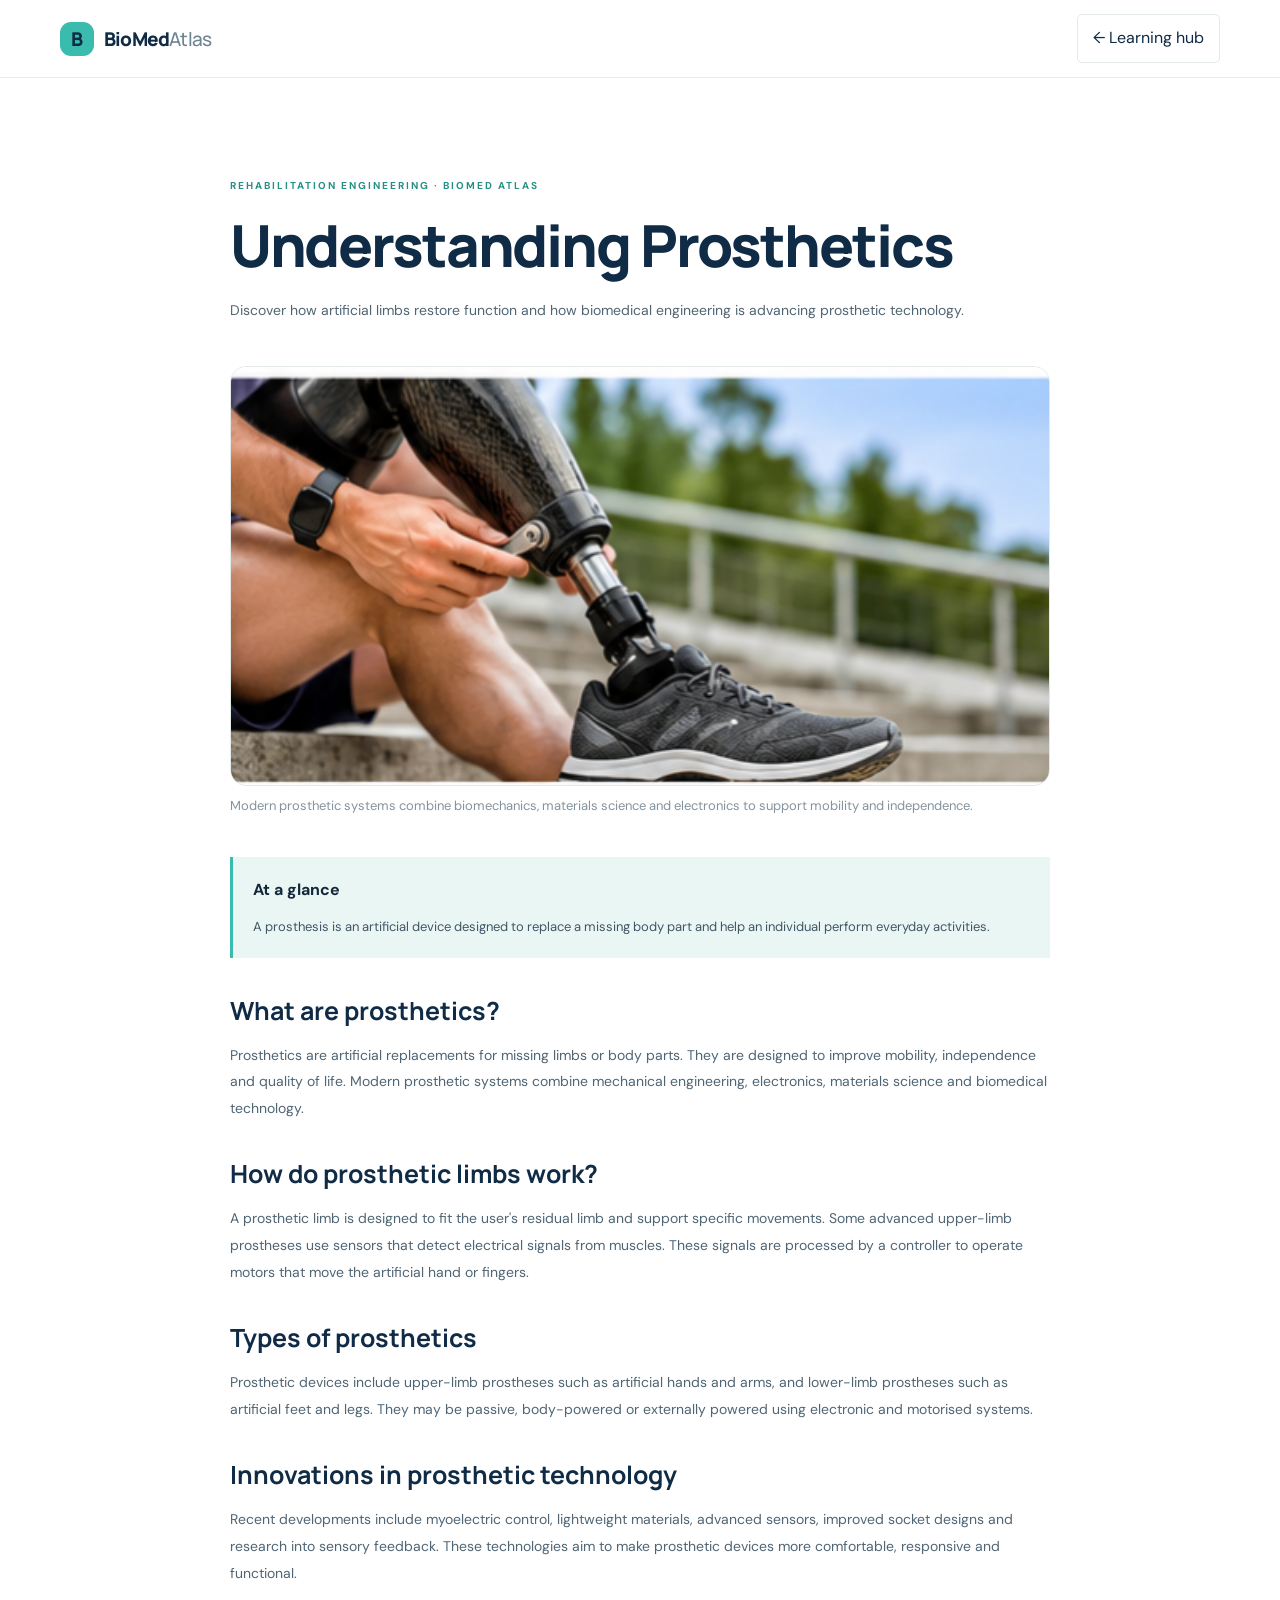
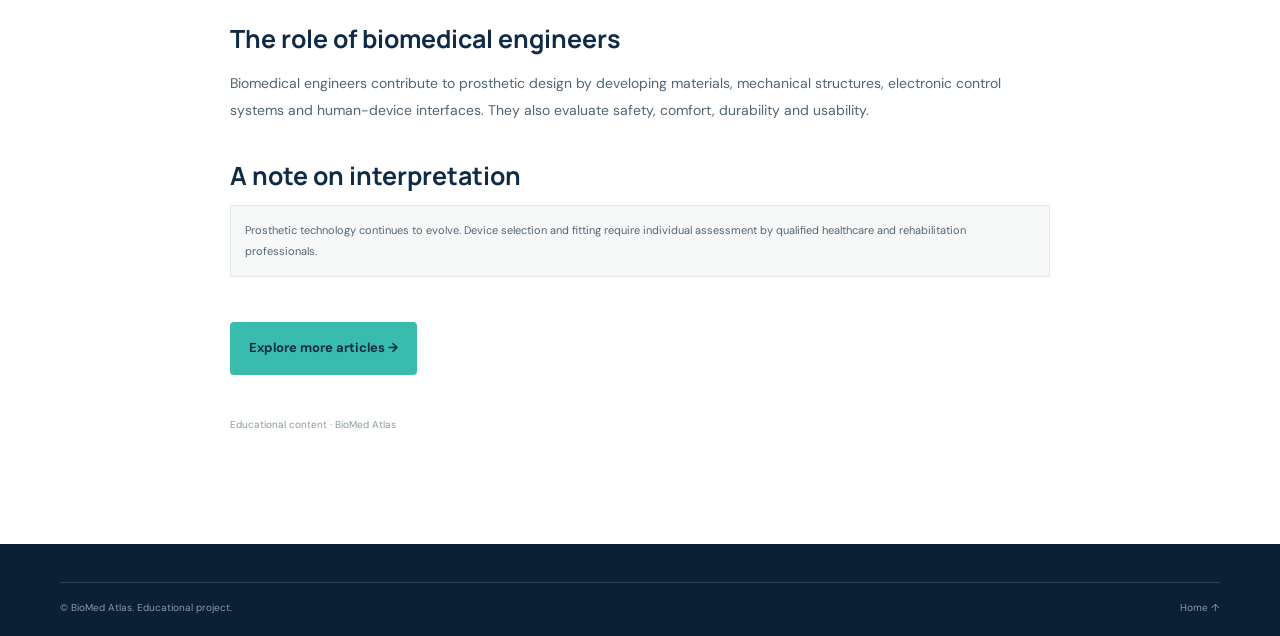
<file: biomed-atlas/articles/prosthetics.html>
<!DOCTYPE html>
<html lang="en">
<head>
<meta charset="UTF-8">
<meta name="viewport" content="width=device-width, initial-scale=1">

<title>Understanding Prosthetics | BioMed Atlas</title>
<meta name="description" content="Discover how prosthetic limbs work, their components, advanced technologies and applications in biomedical engineering.">
<meta name="robots" content="index, follow">

<link rel="canonical" href="https://YOUR-SITE-NAME.netlify.app/articles/prosthetics.html">

<meta property="og:type" content="article">
<meta property="og:title" content="Understanding Prosthetics | BioMed Atlas">
<meta property="og:description" content="Explore prosthetic limbs, robotic technologies and innovations in rehabilitation engineering.">

<link rel="preconnect" href="https://fonts.googleapis.com">
<link rel="preconnect" href="https://fonts.gstatic.com" crossorigin>
<link href="https://fonts.googleapis.com/css2?family=DM+Sans:wght@400;500;600;700&family=Manrope:wght@400;500;600;700;800&display=swap" rel="stylesheet">

<link rel="stylesheet" href="../styles.css">

<style>
.article-image {
    margin: 0 0 40px;
    width: 100%;
}

.article-image img {
    display: block;
    width: 100%;
    height: 420px;
    object-fit: cover;
    object-position: center;
    border-radius: 16px;
    background: #eaf2f5;
}

.article-image figcaption {
    font-size: 13px;
    color: #84939d;
    margin-top: 10px;
    line-height: 1.6;
}

@media (max-width: 600px) {
    .article-image img {
        height: 260px;
    }
}
</style>

<script type="application/ld+json">
{
  "@context": "https://schema.org",
  "@type": "Article",
  "headline": "Understanding Prosthetics",
  "description": "Discover how prosthetic limbs work, their components, advanced technologies and applications in biomedical engineering.",
  "author": {
    "@type": "Organization",
    "name": "BioMed Atlas"
  },
  "publisher": {
    "@type": "Organization",
    "name": "BioMed Atlas"
  },
  "mainEntityOfPage": "https://YOUR-SITE-NAME.netlify.app/articles/prosthetics.html"
}
</script>
</head>

<body>

<header class="site-header">
    <nav class="nav container">
        <a class="brand" href="../index.html">
            <span class="brand-mark">B</span>
            <span>BioMed<span class="brand-light">Atlas</span></span>
        </a>

        <a class="nav-cta" href="../index.html#learn">
            ← Learning hub
        </a>
    </nav>
</header>

<main>
<section class="section-pad">

<article class="container article-page">

    <p class="eyebrow">
        REHABILITATION ENGINEERING · BIOMED ATLAS
    </p>

    <h1>Understanding Prosthetics</h1>

    <p class="article-deck">
        Discover how artificial limbs restore function and how biomedical engineering is advancing prosthetic technology.
    </p>

    <figure class="article-image">
        <img
            src="../assets/prosthetics.png"
            alt="Modern lower-limb prosthetic leg with an advanced mechanical knee and artificial foot"
            width="1200"
            height="700"
            loading="eager"
        >
        <figcaption>
            Modern prosthetic systems combine biomechanics, materials science and electronics to support mobility and independence.
        </figcaption>
    </figure>

    <div class="article-callout">
        <strong>At a glance</strong>
        <p>
            A prosthesis is an artificial device designed to replace a missing body part and help an individual perform everyday activities.
        </p>
    </div>

    <h2>What are prosthetics?</h2>

    <p>
        Prosthetics are artificial replacements for missing limbs or body parts. They are designed to improve mobility, independence and quality of life. Modern prosthetic systems combine mechanical engineering, electronics, materials science and biomedical technology.
    </p>

    <h2>How do prosthetic limbs work?</h2>

    <p>
        A prosthetic limb is designed to fit the user's residual limb and support specific movements. Some advanced upper-limb prostheses use sensors that detect electrical signals from muscles. These signals are processed by a controller to operate motors that move the artificial hand or fingers.
    </p>

    <h2>Types of prosthetics</h2>

    <p>
        Prosthetic devices include upper-limb prostheses such as artificial hands and arms, and lower-limb prostheses such as artificial feet and legs. They may be passive, body-powered or externally powered using electronic and motorised systems.
    </p>

    <h2>Innovations in prosthetic technology</h2>

    <p>
        Recent developments include myoelectric control, lightweight materials, advanced sensors, improved socket designs and research into sensory feedback. These technologies aim to make prosthetic devices more comfortable, responsive and functional.
    </p>

    <h2>The role of biomedical engineers</h2>

    <p>
        Biomedical engineers contribute to prosthetic design by developing materials, mechanical structures, electronic control systems and human-device interfaces. They also evaluate safety, comfort, durability and usability.
    </p>

    <h2>A note on interpretation</h2>

    <p class="article-caution">
        Prosthetic technology continues to evolve. Device selection and fitting require individual assessment by qualified healthcare and rehabilitation professionals.
    </p>

    <p style="margin-top:45px">
        <a class="button button-primary" href="../index.html#learn">
            Explore more articles →
        </a>
    </p>

    <p class="article-meta">
        Educational content · BioMed Atlas
    </p>

</article>
</section>
</main>

<footer class="footer">
    <div class="container footer-bottom">
        <span>© BioMed Atlas. Educational project.</span>
        <a href="../index.html">Home ↑</a>
    </div>
</footer>

</body>
</html>
</file>
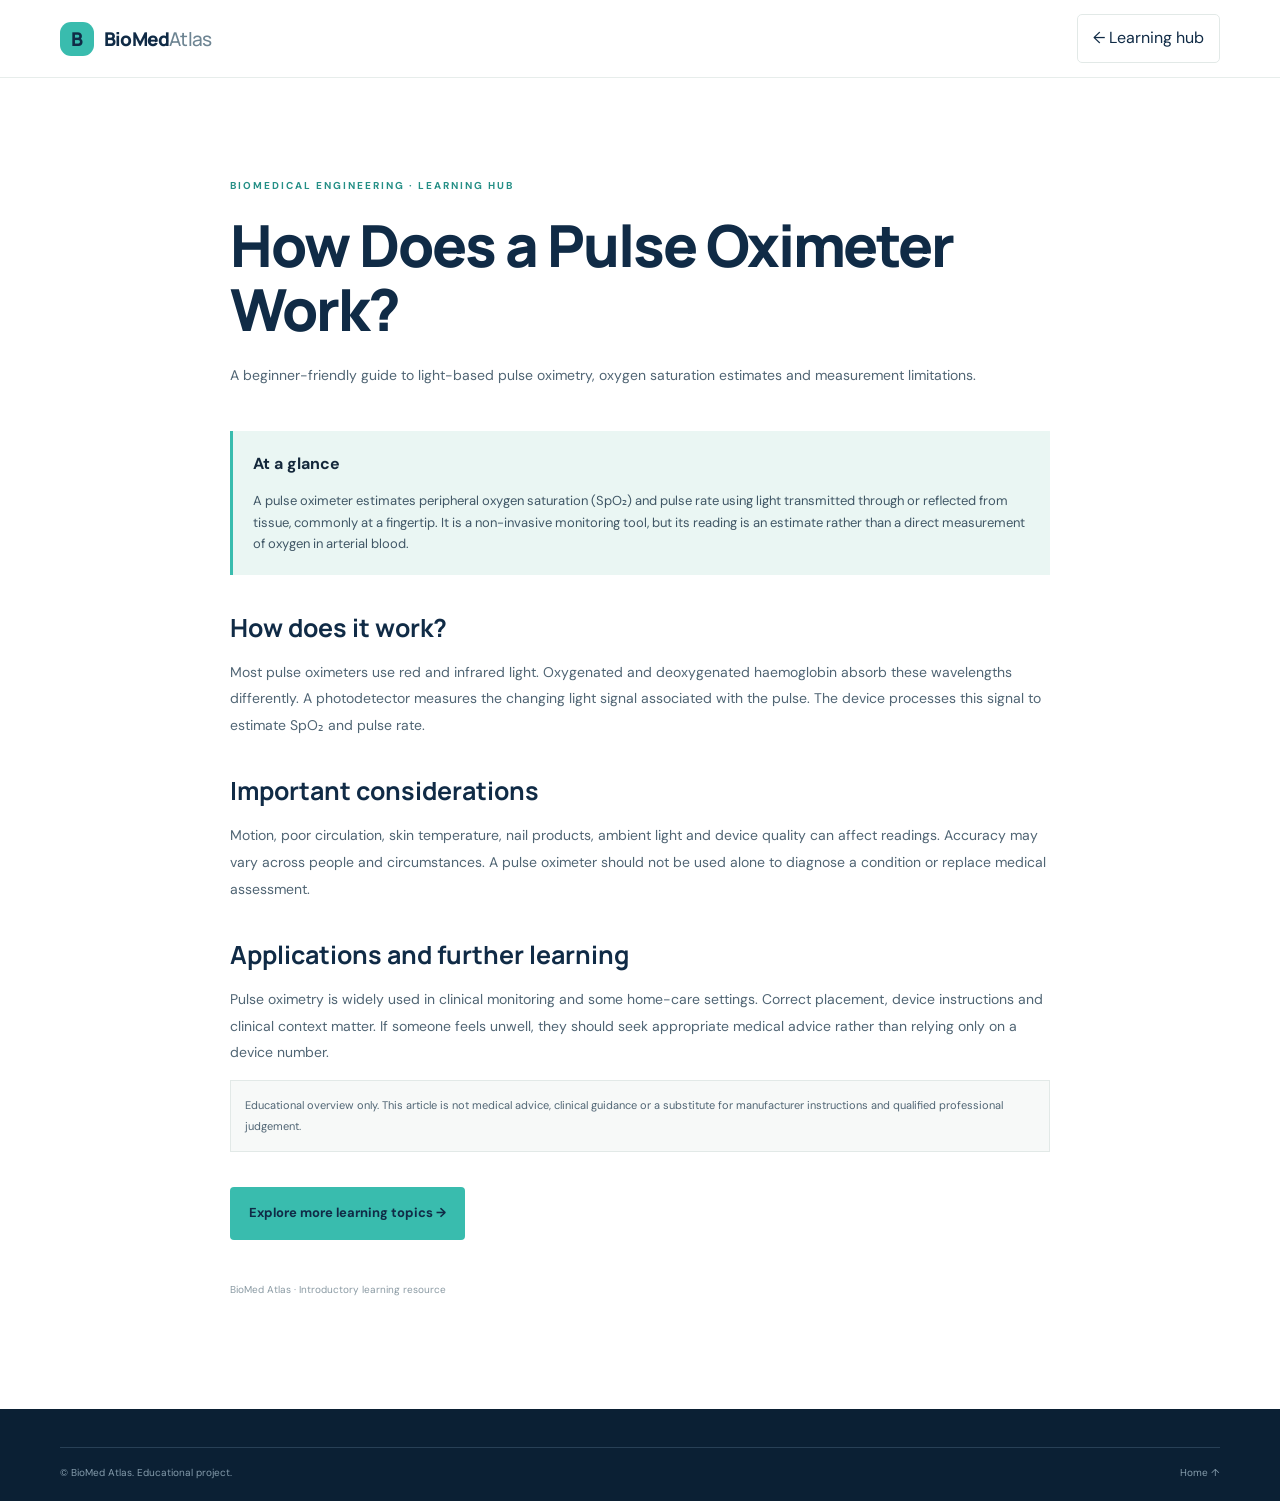
<file: biomed-atlas/articles/pulse-oximeter.html>
<!DOCTYPE html>
<html lang="en"><head><meta charset="UTF-8"><meta name="viewport" content="width=device-width, initial-scale=1">
<title>How Does a Pulse Oximeter Work? | BioMed Atlas</title><meta name="description" content="A beginner-friendly guide to light-based pulse oximetry, oxygen saturation estimates and measurement limitations."><meta name="keywords" content="pulse oximeter, SpO2, oxygen saturation, photoplethysmography"><meta name="robots" content="index, follow"><link rel="canonical" href="https://YOUR-SITE-NAME.netlify.app/articles/pulse-oximeter.html"><meta property="og:type" content="article"><meta property="og:title" content="How Does a Pulse Oximeter Work? | BioMed Atlas"><meta property="og:description" content="A beginner-friendly guide to light-based pulse oximetry, oxygen saturation estimates and measurement limitations.">
<link rel="preconnect" href="https://fonts.googleapis.com"><link rel="preconnect" href="https://fonts.gstatic.com" crossorigin><link href="https://fonts.googleapis.com/css2?family=DM+Sans:wght@400;500;600;700&family=Manrope:wght@400;500;600;700;800&display=swap" rel="stylesheet"><link rel="stylesheet" href="../styles.css"><script type="application/ld+json">{"@context":"https://schema.org","@type":"Article","headline":"How Does a Pulse Oximeter Work?","description":"A beginner-friendly guide to light-based pulse oximetry, oxygen saturation estimates and measurement limitations.","author":{"@type":"Organization","name":"BioMed Atlas"},"publisher":{"@type":"Organization","name":"BioMed Atlas"},"mainEntityOfPage":"https://YOUR-SITE-NAME.netlify.app/articles/pulse-oximeter.html"}</script></head>
<body><header class="site-header"><nav class="nav container"><a class="brand" href="../index.html"><span class="brand-mark">B</span><span>BioMed<span class="brand-light">Atlas</span></span></a><a class="nav-cta" href="../index.html#learn">← Learning hub</a></nav></header><main><section class="section-pad"><article class="container article-page"><p class="eyebrow">BIOMEDICAL ENGINEERING · LEARNING HUB</p><h1>How Does a Pulse Oximeter Work?</h1><p class="article-deck">A beginner-friendly guide to light-based pulse oximetry, oxygen saturation estimates and measurement limitations.</p><div class="article-callout"><strong>At a glance</strong><p>A pulse oximeter estimates peripheral oxygen saturation (SpO₂) and pulse rate using light transmitted through or reflected from tissue, commonly at a fingertip. It is a non-invasive monitoring tool, but its reading is an estimate rather than a direct measurement of oxygen in arterial blood.</p></div><h2>How does it work?</h2><p>Most pulse oximeters use red and infrared light. Oxygenated and deoxygenated haemoglobin absorb these wavelengths differently. A photodetector measures the changing light signal associated with the pulse. The device processes this signal to estimate SpO₂ and pulse rate.</p><h2>Important considerations</h2><p>Motion, poor circulation, skin temperature, nail products, ambient light and device quality can affect readings. Accuracy may vary across people and circumstances. A pulse oximeter should not be used alone to diagnose a condition or replace medical assessment.</p><h2>Applications and further learning</h2><p>Pulse oximetry is widely used in clinical monitoring and some home-care settings. Correct placement, device instructions and clinical context matter. If someone feels unwell, they should seek appropriate medical advice rather than relying only on a device number.</p><p class="article-caution">Educational overview only. This article is not medical advice, clinical guidance or a substitute for manufacturer instructions and qualified professional judgement.</p><p style="margin-top:35px"><a class="button button-primary" href="../index.html#learn">Explore more learning topics →</a></p><p class="article-meta">BioMed Atlas · Introductory learning resource</p></article></section></main><footer class="footer"><div class="container footer-bottom"><span>© BioMed Atlas. Educational project.</span><a href="../index.html">Home ↑</a></div></footer></body></html>
</file>
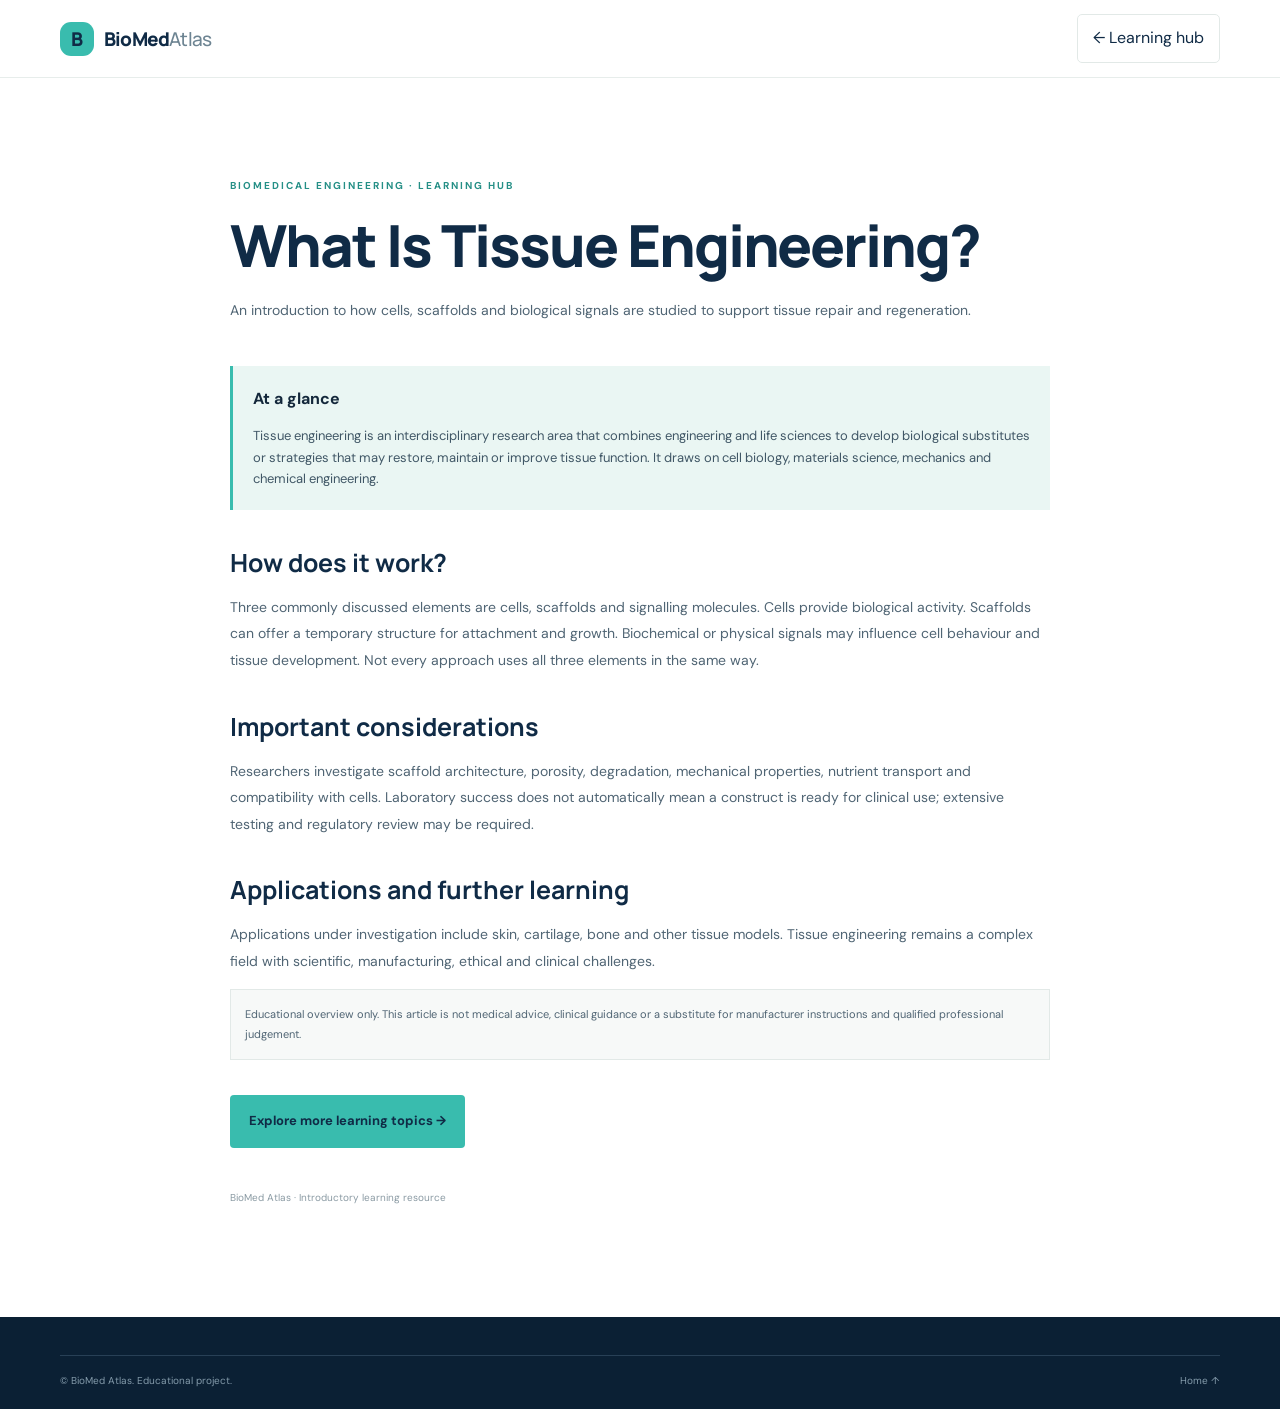
<file: biomed-atlas/articles/tissue-engineering.html>
<!DOCTYPE html>
<html lang="en"><head><meta charset="UTF-8"><meta name="viewport" content="width=device-width, initial-scale=1">
<title>What Is Tissue Engineering? | BioMed Atlas</title><meta name="description" content="An introduction to how cells, scaffolds and biological signals are studied to support tissue repair and regeneration."><meta name="keywords" content="tissue engineering, cells scaffolds growth factors, regenerative medicine"><meta name="robots" content="index, follow"><link rel="canonical" href="https://YOUR-SITE-NAME.netlify.app/articles/tissue-engineering.html"><meta property="og:type" content="article"><meta property="og:title" content="What Is Tissue Engineering? | BioMed Atlas"><meta property="og:description" content="An introduction to how cells, scaffolds and biological signals are studied to support tissue repair and regeneration.">
<link rel="preconnect" href="https://fonts.googleapis.com"><link rel="preconnect" href="https://fonts.gstatic.com" crossorigin><link href="https://fonts.googleapis.com/css2?family=DM+Sans:wght@400;500;600;700&family=Manrope:wght@400;500;600;700;800&display=swap" rel="stylesheet"><link rel="stylesheet" href="../styles.css"><script type="application/ld+json">{"@context":"https://schema.org","@type":"Article","headline":"What Is Tissue Engineering?","description":"An introduction to how cells, scaffolds and biological signals are studied to support tissue repair and regeneration.","author":{"@type":"Organization","name":"BioMed Atlas"},"publisher":{"@type":"Organization","name":"BioMed Atlas"},"mainEntityOfPage":"https://YOUR-SITE-NAME.netlify.app/articles/tissue-engineering.html"}</script></head>
<body><header class="site-header"><nav class="nav container"><a class="brand" href="../index.html"><span class="brand-mark">B</span><span>BioMed<span class="brand-light">Atlas</span></span></a><a class="nav-cta" href="../index.html#learn">← Learning hub</a></nav></header><main><section class="section-pad"><article class="container article-page"><p class="eyebrow">BIOMEDICAL ENGINEERING · LEARNING HUB</p><h1>What Is Tissue Engineering?</h1><p class="article-deck">An introduction to how cells, scaffolds and biological signals are studied to support tissue repair and regeneration.</p><div class="article-callout"><strong>At a glance</strong><p>Tissue engineering is an interdisciplinary research area that combines engineering and life sciences to develop biological substitutes or strategies that may restore, maintain or improve tissue function. It draws on cell biology, materials science, mechanics and chemical engineering.</p></div><h2>How does it work?</h2><p>Three commonly discussed elements are cells, scaffolds and signalling molecules. Cells provide biological activity. Scaffolds can offer a temporary structure for attachment and growth. Biochemical or physical signals may influence cell behaviour and tissue development. Not every approach uses all three elements in the same way.</p><h2>Important considerations</h2><p>Researchers investigate scaffold architecture, porosity, degradation, mechanical properties, nutrient transport and compatibility with cells. Laboratory success does not automatically mean a construct is ready for clinical use; extensive testing and regulatory review may be required.</p><h2>Applications and further learning</h2><p>Applications under investigation include skin, cartilage, bone and other tissue models. Tissue engineering remains a complex field with scientific, manufacturing, ethical and clinical challenges.</p><p class="article-caution">Educational overview only. This article is not medical advice, clinical guidance or a substitute for manufacturer instructions and qualified professional judgement.</p><p style="margin-top:35px"><a class="button button-primary" href="../index.html#learn">Explore more learning topics →</a></p><p class="article-meta">BioMed Atlas · Introductory learning resource</p></article></section></main><footer class="footer"><div class="container footer-bottom"><span>© BioMed Atlas. Educational project.</span><a href="../index.html">Home ↑</a></div></footer></body></html>
</file>
<file: biomed-atlas/styles.css>
/* BioMed Atlas — responsive styles */
:root{--navy:#102b46;--navy-2:#183d5c;--teal:#39bcae;--mint:#dff5f1;--ink:#14283b;--muted:#667788;--paper:#f7f9f8;--line:#e2e9e7;--white:#fff;--font:"DM Sans",sans-serif;--display:"Manrope",sans-serif}
*{box-sizing:border-box}html{scroll-behavior:smooth;scroll-padding-top:86px}body{margin:0;color:var(--ink);font-family:var(--font);line-height:1.65;background:#fff}img{display:block;max-width:100%}a{color:inherit;text-decoration:none}button,input,textarea{font:inherit}.container{width:min(1160px,calc(100% - 48px));margin-inline:auto}.section-pad{padding:100px 0}.skip-link{position:absolute;left:-9999px;top:8px;background:#fff;padding:10px;z-index:99}.skip-link:focus{left:8px}.site-header{height:78px;position:sticky;top:0;z-index:20;background:rgba(255,255,255,.94);backdrop-filter:blur(12px);border-bottom:1px solid rgba(226,233,231,.8)}.nav{height:100%;display:flex;align-items:center;justify-content:space-between}.brand{display:flex;align-items:center;gap:10px;font:800 19px var(--display);letter-spacing:-.8px;color:var(--navy)}.brand-mark{width:34px;height:34px;border-radius:11px;background:var(--teal);color:var(--navy);display:grid;place-items:center;font:800 19px var(--display)}.brand-light{font-weight:500;color:#6d8492}.nav-links{display:flex;align-items:center;gap:29px;font-size:13px;font-weight:600;color:#4f6271}.nav-links a:hover,.footer a:hover{color:var(--teal)}.nav-cta{padding:10px 15px;border:1px solid var(--line);border-radius:5px;color:var(--navy)}.menu-toggle{display:none;border:0;background:none;font-size:24px;color:var(--navy)}
.hero{background:var(--navy);color:white;position:relative;overflow:hidden;padding:86px 0 25px}.hero:before{content:"";position:absolute;width:570px;height:570px;border:1px solid rgba(98,190,180,.14);border-radius:50%;right:-180px;top:-280px}.hero-grid{display:grid;grid-template-columns:1fr .95fr;gap:65px;align-items:center;position:relative}.eyebrow{font-size:10px;letter-spacing:2px;font-weight:700;color:#258f86;margin:0 0 18px}.hero .eyebrow{color:#77d7cb;display:flex;align-items:center;gap:10px}.eyebrow-line{width:27px;height:1px;background:currentColor}.hero h1,.section-heading h2,.career h2,.faq h2,.contact h2{font:700 clamp(39px,5.4vw,67px)/1.12 var(--display);letter-spacing:-2.8px;margin:0}.hero h1 em,.section-heading h2 em,.career h2 em,.faq h2 em,.contact h2 em{font-style:normal;color:var(--teal)}.hero-description{max-width:510px;color:#c3d1dc;font-size:16px;line-height:1.8;margin:25px 0 30px}.hero-actions{display:flex;align-items:center;gap:25px}.button{display:inline-flex;align-items:center;justify-content:center;gap:18px;padding:14px 19px;border:0;border-radius:4px;font-weight:700;font-size:13px;cursor:pointer}.button-primary{background:var(--teal);color:var(--navy)}.button-primary:hover{background:#64d5c8;transform:translateY(-1px)}.text-link{font-size:13px;font-weight:600;color:#d6e3e9}.text-link span{color:var(--teal);margin-left:6px}.hero-note{font-size:11px;color:#9bb1bf;margin-top:48px;display:flex;align-items:center;gap:9px}.pulse-dot{width:7px;height:7px;border-radius:50%;background:var(--teal);box-shadow:0 0 0 5px rgba(57,188,174,.13)}.hero-visual{height:440px;position:relative}.hero-visual>img{width:100%;height:100%;object-fit:cover;border-radius:48% 48% 8px 8px;filter:saturate(.78);position:relative;z-index:1}.visual-label{position:absolute;z-index:2;bottom:25px;left:-35px;background:#fff;color:var(--navy);padding:15px 19px;display:flex;align-items:center;gap:12px;box-shadow:0 12px 35px #061b2b44}.label-icon{background:var(--mint);color:#168b80;border-radius:50%;width:34px;height:34px;display:grid;place-items:center;font-size:19px}.visual-label strong,.visual-label small{display:block}.visual-label strong{font:700 12px var(--display)}.visual-label small{font-size:10px;color:var(--muted)}.orbit{position:absolute;border:1px solid rgba(79,207,193,.4);border-radius:50%;z-index:0}.orbit-one{width:95px;height:95px;right:-32px;top:18px}.orbit-two{width:35px;height:35px;right:0;top:48px;background:var(--teal)}.hero-bottom{display:flex;justify-content:space-between;color:#7894a6;font-size:9px;letter-spacing:1.7px;margin-top:65px}
.section-heading{display:flex;justify-content:space-between;align-items:end;gap:55px;margin-bottom:48px}.section-heading h2,.career h2,.faq h2,.contact h2{font-size:clamp(34px,4vw,48px);letter-spacing:-1.9px;max-width:590px}.section-intro{max-width:390px;color:var(--muted);font-size:14px;margin:0 0 5px;line-height:1.8}.topic-grid{display:grid;grid-template-columns:repeat(4,1fr);border:1px solid var(--line)}.topic-card{padding:27px 25px 25px;min-height:280px;position:relative;border-right:1px solid var(--line);transition:.2s}.topic-card:last-child{border:0}.topic-card:hover{background:#f2faf8;transform:translateY(-4px)}.card-number{font-size:10px;color:#8b9ba5;letter-spacing:1px}.topic-icon{font-size:35px;color:#229b90;margin:27px 0 13px}.topic-card h3,.device-card h3,.article-card h3{font:700 19px var(--display);letter-spacing:-.5px;margin:0 0 9px}.topic-card p,.device-card p,.article-card p{font-size:12px;color:var(--muted);line-height:1.8;margin:0 0 22px}.card-link{font-size:11px;font-weight:700;color:#168b80}.card-link span{margin-left:7px}.devices{background:var(--navy);color:#fff}.light-heading .eyebrow{color:#75d3c8}.light-heading .section-intro{color:#b3c4d0}.device-grid{display:grid;grid-template-columns:repeat(3,1fr);gap:22px}.device-card{background:#193b58;border:1px solid #294d68}.device-card img{height:205px;width:100%;object-fit:cover;filter:saturate(.7)}.device-content{padding:22px}.device-content>span,.article-top,.innovation-overlay>span{font-size:9px;letter-spacing:1.4px;color:#66d1c5;font-weight:700}.device-card h3{font-size:21px;margin:9px 0}.device-card p{color:#b7c7d1;margin:0}
.innovation-grid{display:grid;grid-template-columns:1.25fr 1fr;grid-template-rows:230px 230px;gap:18px}.innovation-card{position:relative;overflow:hidden;background:var(--navy)}.innovation-card:after{content:"";position:absolute;inset:0;background:linear-gradient(0deg,rgba(8,28,45,.93),rgba(8,28,45,.05) 80%)}.innovation-card img{width:100%;height:100%;object-fit:cover;transition:transform .5s}.innovation-card:hover img{transform:scale(1.04)}.innovation-feature{grid-row:span 2}.innovation-overlay{position:absolute;z-index:1;bottom:22px;left:25px;right:25px;color:#fff}.innovation-overlay h3{font:700 21px var(--display);margin:8px 0}.innovation-feature .innovation-overlay h3{font-size:29px}.innovation-overlay p{font-size:12px;color:#d0dce4;max-width:440px;margin:0}
.learning{background:var(--paper)}.library-controls{display:flex;justify-content:space-between;align-items:center;gap:20px;margin-bottom:25px}.search-box{height:45px;background:#fff;border:1px solid var(--line);display:flex;align-items:center;gap:10px;padding:0 13px;width:min(320px,100%);color:#81929d}.search-box input{border:0;outline:0;width:100%;font-size:12px;color:var(--ink)}.filter-list{display:flex;gap:7px;flex-wrap:wrap}.filter-button{background:transparent;border:1px solid #d8e2df;border-radius:3px;padding:9px 13px;font-size:11px;color:#5f707c;cursor:pointer}.filter-button.active,.filter-button:hover{background:var(--navy);border-color:var(--navy);color:#fff}.article-grid{display:grid;grid-template-columns:repeat(3,1fr);gap:16px}.article-card{background:#fff;border:1px solid var(--line);padding:23px;min-height:260px;display:flex;flex-direction:column}.article-top{display:flex;justify-content:space-between;color:#168b80;font-size:8px}.article-top span+span{color:#9aa8b0}.article-symbol{font-size:30px;color:#39bcae;margin:23px 0 10px}.article-card h3{font-size:17px}.article-card p{margin-bottom:18px}.article-card .card-link{margin-top:auto}.no-results{color:var(--muted);font-size:13px}
.career{background:#eaf6f3}.career-layout{display:grid;grid-template-columns:1fr .9fr;gap:100px;align-items:center}.career-copy{max-width:510px;color:var(--muted);font-size:14px;line-height:1.9;margin:22px 0 27px}.career-list{border-top:1px solid #cbded9}.career-list>div{display:grid;grid-template-columns:38px 1fr;column-gap:12px;padding:17px 0;border-bottom:1px solid #cbded9}.career-list>div>span{grid-row:span 2;font-size:10px;color:#24988e;padding-top:3px}.career-list strong{font:700 15px var(--display)}.career-list small{font-size:11px;color:var(--muted)}
.faq-layout{display:grid;grid-template-columns:.8fr 1.2fr;gap:100px}.faq h2{font-size:40px}.faq .section-intro{margin-top:18px}.faq-list details{border-bottom:1px solid var(--line);padding:18px 0}.faq-list details:first-child{border-top:1px solid var(--line)}.faq-list summary{cursor:pointer;font:700 14px var(--display);list-style:none;display:flex;justify-content:space-between;gap:15px}.faq-list summary:after{content:"+";color:#168b80;font-size:19px}.faq-list details[open] summary:after{content:"−"}.faq-list details p{font-size:12px;color:var(--muted);line-height:1.8;max-width:600px}
.contact{background:var(--navy);color:#fff}.contact-layout{display:grid;grid-template-columns:1fr .8fr;gap:100px}.contact .eyebrow{color:#75d3c8}.contact h2{font-size:43px}.contact-layout>div>p:not(.eyebrow){color:#bdcbd5;font-size:13px;max-width:420px;margin-top:22px}.contact-note{border-left:2px solid var(--teal);padding:10px 14px;color:#a8bbc8;font-size:10px;margin-top:35px;max-width:420px}.contact-form{background:#fff;color:var(--ink);padding:28px;display:flex;flex-direction:column;gap:9px}.contact-form label{font-size:11px;font-weight:700;margin-top:5px}.contact-form input,.contact-form textarea{width:100%;border:1px solid var(--line);padding:12px;font-size:12px;outline-color:var(--teal);resize:vertical}.contact-form .button{margin-top:8px;align-self:flex-start}.form-note{font-size:10px;color:var(--muted);margin:3px 0 0}.hidden{display:none}
.footer{background:#0b2034;color:#fff;padding:38px 0 20px}.footer-main{display:flex;align-items:center;justify-content:space-between;gap:25px;padding-bottom:30px}.footer-brand{color:#fff}.footer-main>p{font-size:11px;color:#9db0be}.footer-links{display:flex;gap:20px;font-size:11px;color:#c0cdd6}.footer-bottom{border-top:1px solid #284056;padding-top:17px;display:flex;justify-content:space-between;font-size:10px;color:#849bab}
@media(max-width:900px){.nav-links{gap:15px}.hero-grid{gap:35px}.hero-visual{height:380px}.topic-grid{grid-template-columns:repeat(2,1fr)}.topic-card:nth-child(2){border-right:0}.topic-card:nth-child(-n+2){border-bottom:1px solid var(--line)}.career-layout,.faq-layout,.contact-layout{gap:45px}.section-heading{gap:30px}}
@media(max-width:700px){.container{width:min(100% - 34px,560px)}.site-header{height:68px}.menu-toggle{display:block}.nav-links{display:none;position:absolute;top:67px;left:0;right:0;background:#fff;padding:18px 25px 23px;box-shadow:0 15px 20px #102b4615;flex-direction:column;align-items:stretch;gap:17px}.nav-links.open{display:flex}.nav-cta{text-align:center}.hero{padding:58px 0 20px}.hero-grid{grid-template-columns:1fr;gap:40px}.hero h1{font-size:48px}.hero-description{font-size:14px}.hero-visual{height:320px;margin:0 12px 0 20px}.visual-label{left:-18px;bottom:17px}.hero-bottom{margin-top:45px;font-size:7px}.section-pad{padding:70px 0}.section-heading{display:block;margin-bottom:32px}.section-heading h2,.career h2,.faq h2,.contact h2{font-size:37px}.section-intro{margin-top:17px}.topic-card{padding:20px;min-height:260px}.topic-card h3{font-size:17px}.device-grid{grid-template-columns:1fr}.device-card img{height:220px}.innovation-grid{grid-template-columns:1fr;grid-template-rows:260px 220px 220px}.innovation-feature{grid-row:auto}.innovation-feature .innovation-overlay h3{font-size:23px}.library-controls{align-items:stretch;flex-direction:column}.search-box{width:100%}.article-grid{grid-template-columns:1fr}.article-card{min-height:235px}.career-layout,.faq-layout,.contact-layout{grid-template-columns:1fr;gap:35px}.career-list{margin-top:10px}.contact-form{padding:22px}.footer-main{align-items:flex-start;flex-direction:column;gap:12px}.footer-links{flex-wrap:wrap}.footer-bottom{gap:15px;font-size:9px}}
@media(prefers-reduced-motion:reduce){html{scroll-behavior:auto}*,*:before,*:after{transition:none!important;animation:none!important}}

/* Learning hub expansion, project credits and article reading layout */
.learning-path{display:flex;align-items:center;gap:12px;flex-wrap:wrap;background:#e8f4f1;border:1px solid #d4e9e3;padding:15px 18px;margin:0 0 26px;font-size:10px;color:#4e6b70}.learning-path strong{font:700 12px var(--display);color:var(--navy);margin-right:8px}.learning-path span{padding:5px 8px;background:#fff;border-radius:3px}.article-card[hidden]{display:none}.glossary{margin-top:48px;padding:28px;background:#fff;border:1px solid var(--line)}.glossary h3{font:700 22px var(--display);margin:0 0 20px;color:var(--navy)}.glossary dl{display:grid;grid-template-columns:repeat(2,1fr);gap:18px 30px;margin:0}.glossary dl div{border-top:1px solid var(--line);padding-top:12px}.glossary dt{font:700 13px var(--display);color:#168b80}.glossary dd{font-size:11px;color:var(--muted);margin:5px 0 0}.learning-disclaimer{font-size:10px;color:#74858f;margin-top:20px}.about{background:#f2f7f6}.about-layout{display:grid;grid-template-columns:1fr .9fr;gap:80px;align-items:start}.about h2{font:700 clamp(34px,4vw,48px)/1.12 var(--display);letter-spacing:-1.9px;margin:0 0 24px;color:var(--navy)}.about h2 em{font-style:normal;color:#229b90}.about-layout>div:first-child p:not(.eyebrow){font-size:13px;color:var(--muted);line-height:1.9}.about-layout a:not(.social-links a){color:#168b80;text-decoration:underline;text-underline-offset:3px}.about-lead{font-size:16px!important;color:#405766!important}.people-panel{display:grid;gap:14px}.people-panel article{background:#fff;border:1px solid var(--line);padding:25px}.person-label{font-size:9px;letter-spacing:1.4px;color:#168b80;font-weight:700}.people-panel h3{font:700 22px var(--display);color:var(--navy);margin:8px 0}.people-panel p{font-size:12px;color:var(--muted);line-height:1.8}.social-links{display:flex;flex-direction:column;gap:9px;margin-top:15px}.social-links a{font-size:11px;font-weight:700;color:#168b80}.credit-card{border-left:3px solid var(--teal)!important}.article-page{max-width:820px}.article-page h1{font:800 clamp(36px,5vw,58px)/1.12 var(--display);letter-spacing:-2px;color:var(--navy);margin:0 0 20px}.article-deck{font-size:18px;color:var(--muted);margin-bottom:42px}.article-page h2{font:700 25px var(--display);color:var(--navy);margin:35px 0 12px}.article-page>p:not(.eyebrow){font-size:14px;line-height:1.9;color:#506574}.article-callout{background:#eaf6f3;border-left:3px solid var(--teal);padding:20px;margin-bottom:35px}.article-callout p{margin-bottom:0;color:#405766;font-size:13px}.article-caution{background:#f7f9f8;padding:14px;border:1px solid var(--line);font-size:11px!important}.article-meta{font-size:10px!important;color:#8a9aa3!important;margin-top:40px}
@media(max-width:700px){.about-layout{grid-template-columns:1fr;gap:30px}.glossary dl{grid-template-columns:1fr}.learning-path{align-items:flex-start;flex-direction:column;gap:7px}.article-deck{font-size:15px}}

/* Dedicated image styling for the 3D bioprinting and prosthetics articles */
.article-image {
    margin: 0 0 40px;
    width: 100%;
}

.article-image img {
    display: block;
    width: 100%;
    height: 400px;
    max-width: 100%;
    object-fit: cover;
    object-position: center;
    border-radius: 16px;
    background: #eaf2f5;
    border: 1px solid var(--line);
}

.article-image figcaption {
    margin-top: 10px;
    color: var(--muted);
    font-size: 12px;
    line-height: 1.6;
}

/* Keep article hero images consistent on smaller screens */
@media (max-width: 700px) {
    .article-image img {
        height: 250px;
    }
}
</file>
